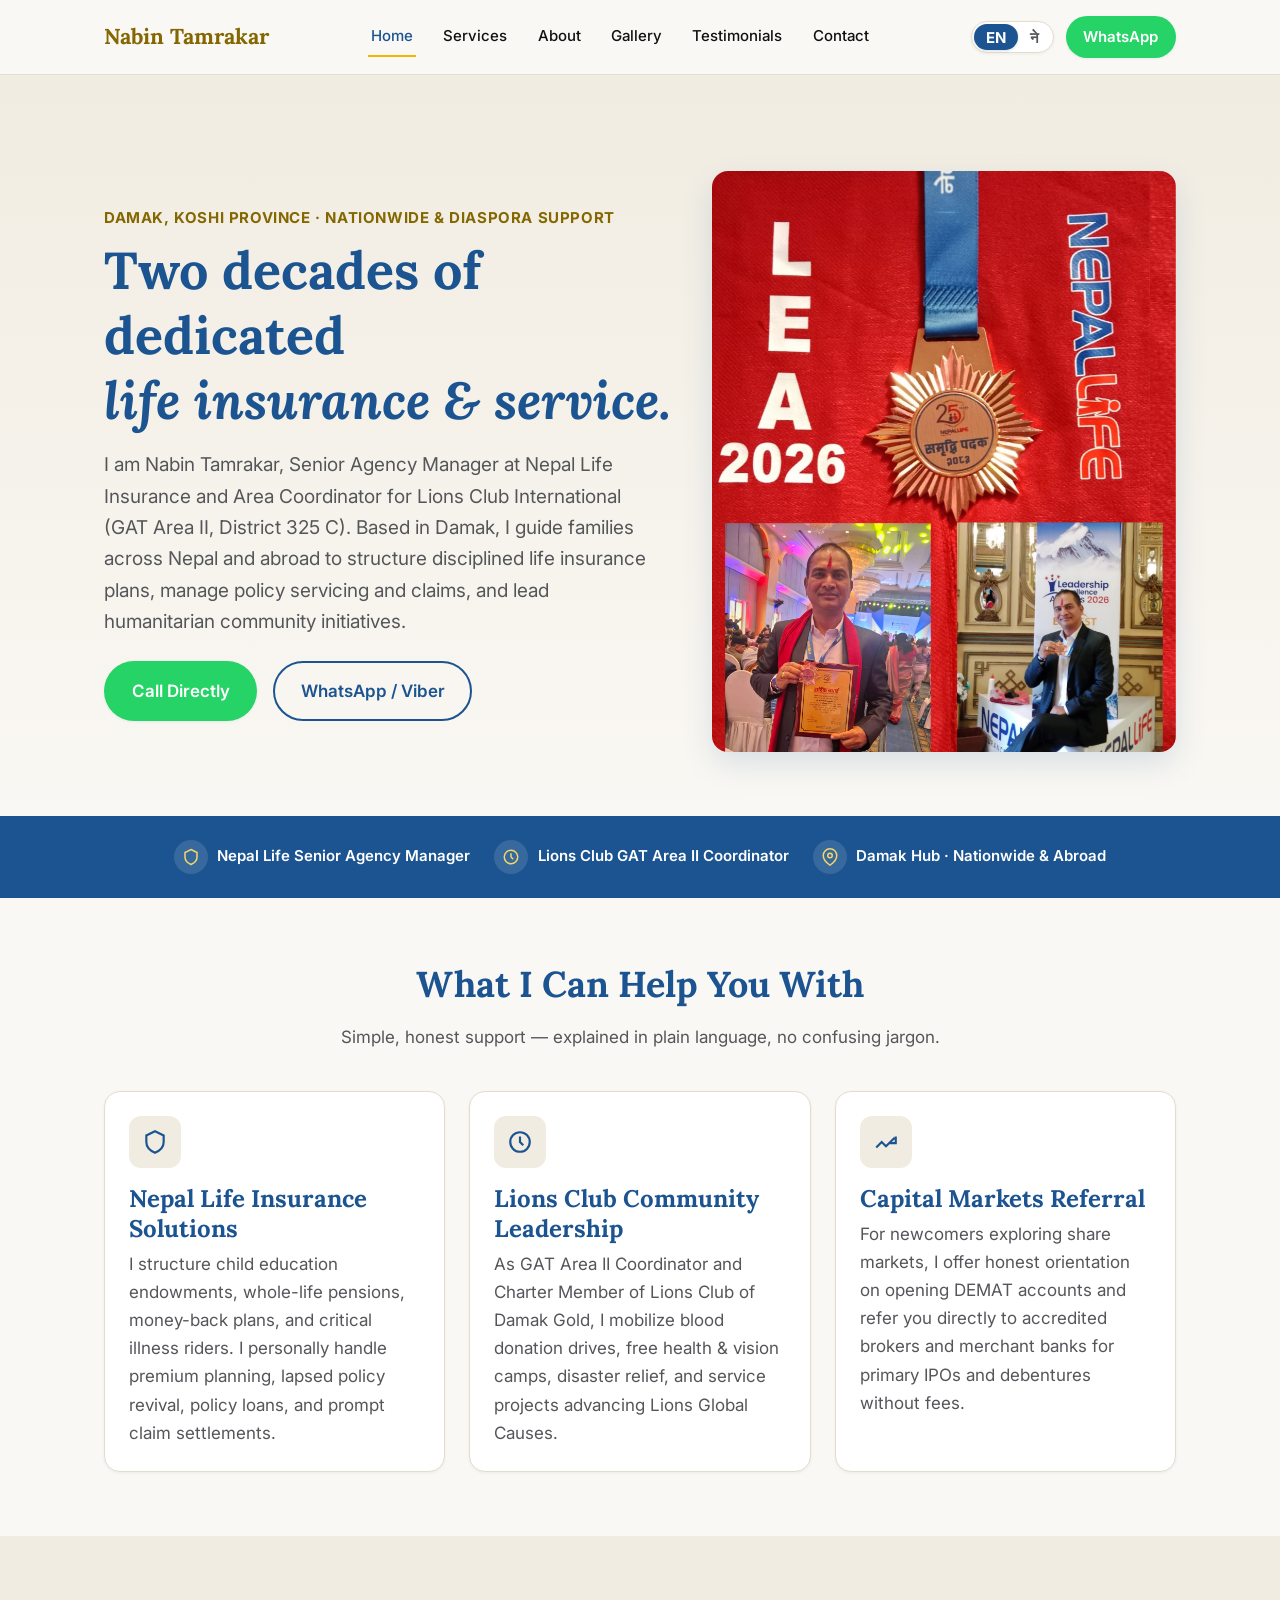
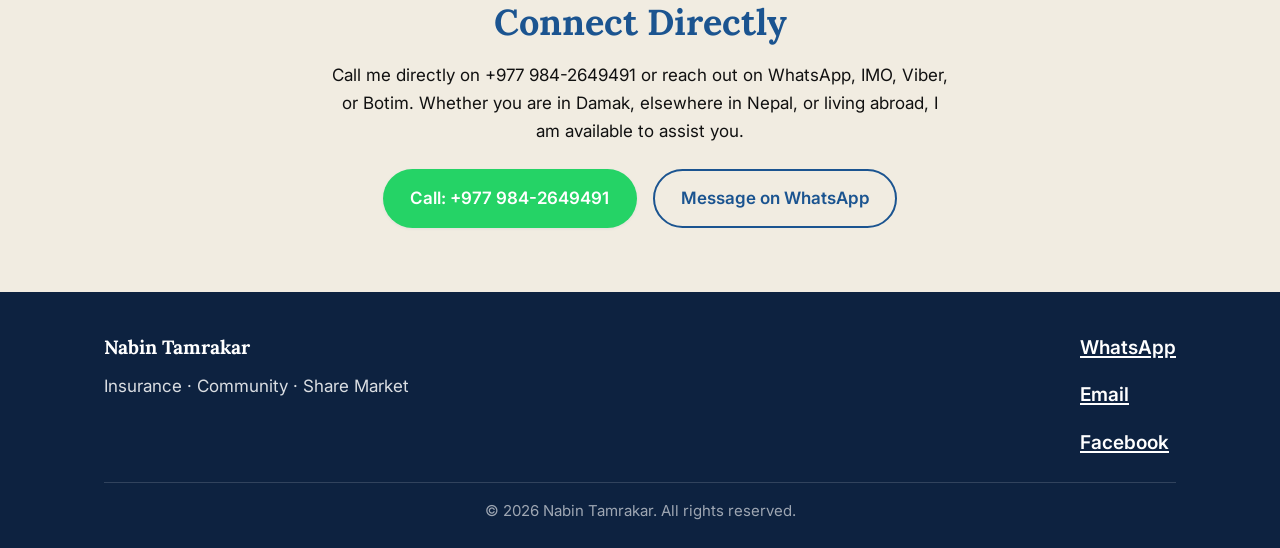
<file: index.html>
<!doctype html>
<html lang="en">
<head>
  <meta charset="UTF-8" />
  <meta name="viewport" content="width=device-width, initial-scale=1.0, viewport-fit=cover" />
  <title>Nabin Tamrakar | Senior Agency Manager, Nepal Life &amp; Lions Area Coordinator</title>
  <meta name="description" content="Nabin Tamrakar — Senior Agency Manager at Nepal Life Insurance, Area Coordinator for Lions Club International (GAT Area II, Dist. 325 C). Based in Damak, serving families nationwide and abroad." />
  <link rel="canonical" href="https://nabintmr.github.io/" />
  <meta property="og:type" content="website" />
  <meta property="og:title" content="Nabin Tamrakar | Senior Agency Manager, Nepal Life & Lions Area Coordinator" />
  <meta property="og:description" content="Personal financial security, life insurance solutions, and community service with over two decades of experience." />
  <meta property="og:url" content="https://nabintmr.github.io/" />
  <link rel="preconnect" href="https://fonts.googleapis.com">
  <link rel="preconnect" href="https://fonts.gstatic.com" crossorigin>
  <link href="https://fonts.googleapis.com/css2?family=Inter:wght@400;500;600;700&family=Lora:wght@600;700&display=swap" rel="stylesheet">
  <link rel="stylesheet" href="assets/css/tokens.css" />
  <link rel="stylesheet" href="assets/css/base.css" />
  <link rel="stylesheet" href="assets/css/components.css" />
</head>
<body>
  <a href="#main-content" class="skip-link"><span data-lang="en">Skip to main content</span><span data-lang="ne">मुख्य विषयमा जानुहोस्</span></a>

  <nav class="site-nav" aria-label="Primary navigation">
    <div class="container">
      <a href="index.html" class="nav-logo">
        <span data-lang="en">Nabin Tamrakar</span>
        <span data-lang="ne">नविन ताम्राकार</span>
      </a>
      <button class="nav-toggle" aria-label="Open menu" aria-expanded="false">
        <svg viewBox="0 0 24 24" fill="none" stroke="currentColor" stroke-width="2"><path d="M4 6h16M4 12h16M4 18h16"/></svg>
      </button>
      <ul class="nav-links">
        <li><a href="index.html" class="active" aria-current="page"><span data-lang="en">Home</span><span data-lang="ne">गृहपृष्ठ</span></a></li>
        <li><a href="services.html"><span data-lang="en">Services</span><span data-lang="ne">सेवाहरू</span></a></li>
        <li><a href="about.html"><span data-lang="en">About</span><span data-lang="ne">परिचय</span></a></li>
        <li><a href="gallery.html"><span data-lang="en">Gallery</span><span data-lang="ne">तस्बिरहरू</span></a></li>
        <li><a href="testimonials.html"><span data-lang="en">Testimonials</span><span data-lang="ne">प्रतिक्रिया</span></a></li>
        <li><a href="contact.html"><span data-lang="en">Contact</span><span data-lang="ne">सम्पर्क</span></a></li>
      </ul>
      <div class="nav-actions">
        <div class="lang-toggle" role="group" aria-label="Language selection" title="Toggle language (Press 'L')">
          <button type="button" class="lang-btn" data-lang-btn="en" aria-label="Switch to English (Press 'L')">EN</button>
          <button type="button" class="lang-btn" data-lang-btn="ne" aria-label="नेपालीमा हेर्नुहोस् (Press 'L')">ने</button>
        </div>
        <a class="nav-cta" href="https://wa.me/9779842649491" target="_blank" rel="noopener">WhatsApp</a>
      </div>
    </div>
  </nav>

  <main id="main-content">
    <section class="hero">
      <div class="container">
        <div>
          <span class="hero-eyebrow">
            <span data-lang="en">Damak, Koshi Province · Nationwide &amp; Diaspora Support</span>
            <span data-lang="ne">दमक, कोशी प्रदेश · देशभर तथा विदेशमा रहेका नेपालीहरूका लागि</span>
          </span>
          <h1>
            <span data-lang="en">Two decades of dedicated<br /><em>life insurance &amp; service.</em></span>
            <span data-lang="ne">दुई दशकदेखि समर्पित<br /><em>जीवन बीमा तथा सामाजिक सेवा।</em></span>
          </h1>
          <p class="hero-desc">
            <span data-lang="en">I am Nabin Tamrakar, Senior Agency Manager at Nepal Life Insurance and Area Coordinator for Lions Club International (GAT Area II, District 325 C). Based in Damak, I guide families across Nepal and abroad to structure disciplined life insurance plans, manage policy servicing and claims, and lead humanitarian community initiatives.</span>
            <span data-lang="ne">म नविन ताम्राकार, नेपाल लाइफ इन्स्योरेन्सको सिनियर एजेन्सी म्यानेजर तथा लायन्स क्लब्स इन्टरनेसनल (GAT Area II, District 325 C) को एरिया कोअर्डिनेटर। दमकलाई मुख्य केन्द्र बनाई म देशभित्र तथा प्रवासमा रहनुभएका सम्पूर्ण नेपाली परिवारहरूलाई भरपर्दो जीवन बीमा योजना, सम्पूर्ण दाबी भुक्तानी र सामाजिक सेवामा प्रत्यक्ष सहजीकरण गर्दछु।</span>
          </p>
          <div class="hero-actions">
            <a href="tel:+9779842649491" class="btn btn-primary">
              <span data-lang="en">Call Directly</span>
              <span data-lang="ne">फोन गर्नुहोस्</span>
            </a>
            <a href="https://wa.me/9779842649491" class="btn btn-outline" target="_blank" rel="noopener">
              <span data-lang="en">WhatsApp / Viber</span>
              <span data-lang="ne">WhatsApp / Viber</span>
            </a>
          </div>
        </div>
        <div class="hero-photo">
          <img src="assets/images/nabin-tamrakar.png" alt="Nabin Tamrakar, Lions Club International Area Coordinator" width="842" height="1264" />
        </div>
      </div>
    </section>

    <div class="trust-strip">
      <div class="container">
        <div class="trust-chip">
          <span class="chip-icon"><svg viewBox="0 0 24 24" fill="none" stroke="currentColor" stroke-width="2"><path d="M12 2l8 4v6c0 5-3.5 8-8 10-4.5-2-8-5-8-10V6l8-4z"/></svg></span>
          <span data-lang="en">Nepal Life Senior Agency Manager</span>
          <span data-lang="ne">Nepal Life सिनियर एजेन्सी म्यानेजर</span>
        </div>
        <div class="trust-chip">
          <span class="chip-icon"><svg viewBox="0 0 24 24" fill="none" stroke="currentColor" stroke-width="2"><circle cx="12" cy="12" r="9"/><path d="M12 7v5l3 3"/></svg></span>
          <span data-lang="en">Lions Club GAT Area II Coordinator</span>
          <span data-lang="ne">लायन्स GAT Area II कोअर्डिनेटर</span>
        </div>
        <div class="trust-chip">
          <span class="chip-icon"><svg viewBox="0 0 24 24" fill="none" stroke="currentColor" stroke-width="2"><path d="M21 10c0 7-9 13-9 13s-9-6-9-13a9 9 0 0118 0z"/><circle cx="12" cy="10" r="3"/></svg></span>
          <span data-lang="en">Damak Hub · Nationwide &amp; Abroad</span>
          <span data-lang="ne">दमक केन्द्र · देशभर तथा विदेश</span>
        </div>
      </div>
    </div>

    <section class="section">
      <div class="container">
        <div class="section-head">
          <h2>
            <span data-lang="en">What I Can Help You With</span>
            <span data-lang="ne">मैले सहयोग गर्न सक्ने क्षेत्रहरू</span>
          </h2>
          <p>
            <span data-lang="en">Simple, honest support — explained in plain language, no confusing jargon.</span>
            <span data-lang="ne">सरल, व्यावहारिक र इमानदार परामर्श — कुनै अनावश्यक झन्झट बिना।</span>
          </p>
        </div>
        <div class="grid grid-3">
          <div class="card">
            <div class="card-icon"><svg viewBox="0 0 24 24" fill="none" stroke="currentColor" stroke-width="2"><path d="M12 2l8 4v6c0 5-3.5 8-8 10-4.5-2-8-5-8-10V6l8-4z"/></svg></div>
            <h3>
              <span data-lang="en">Nepal Life Insurance Solutions</span>
              <span data-lang="ne">नेपाल लाइफ जीवन बीमा परामर्श</span>
            </h3>
            <p>
              <span data-lang="en">I structure child education endowments, whole-life pensions, money-back plans, and critical illness riders. I personally handle premium planning, lapsed policy revival, policy loans, and prompt claim settlements.</span>
              <span data-lang="ne">म बाल शिक्षा, पेन्सन, धनवर्षा तथा घातक रोग सुरक्षा योजनाहरू तयार गर्छु। साथै प्रिमियम समयतालिका, म्याद नाघेका पोलिसी पुनर्जागरण, बीमालेख कर्जा र सम्पूर्ण दाबी भुक्तानीमा म आफैं सहजीकरण गर्दछु।</span>
            </p>
          </div>
          <div class="card">
            <div class="card-icon"><svg viewBox="0 0 24 24" fill="none" stroke="currentColor" stroke-width="2"><circle cx="12" cy="12" r="9"/><path d="M12 7v5l3 3"/></svg></div>
            <h3>
              <span data-lang="en">Lions Club Community Leadership</span>
              <span data-lang="ne">लायन्स क्लब सामाजिक सेवा</span>
            </h3>
            <p>
              <span data-lang="en">As GAT Area II Coordinator and Charter Member of Lions Club of Damak Gold, I mobilize blood donation drives, free health &amp; vision camps, disaster relief, and service projects advancing Lions Global Causes.</span>
              <span data-lang="ne">GAT Area II कोअर्डिनेटर तथा लायन्स क्लब अफ दमक गोल्डको संस्थापक सदस्यको रूपमा म रक्तदान, निःशुल्क स्वास्थ्य तथा आँखा शिविर, विपद् राहत र लायन्सका विश्वव्यापी सेवा कार्यहरू संयोजन गर्दछु।</span>
            </p>
          </div>
          <div class="card">
            <div class="card-icon"><svg viewBox="0 0 24 24" fill="none" stroke="currentColor" stroke-width="2"><path d="M3 17l5-5 4 4 8-8M21 7v6h-6"/></svg></div>
            <h3>
              <span data-lang="en">Capital Markets Referral</span>
              <span data-lang="ne">पुँजी बजार सहजीकरण तथा सिफारिस</span>
            </h3>
            <p>
              <span data-lang="en">For newcomers exploring share markets, I offer honest orientation on opening DEMAT accounts and refer you directly to accredited brokers and merchant banks for primary IPOs and debentures without fees.</span>
              <span data-lang="ne">सेयर बजारमा प्रवेश गर्न चाहनेहरूका लागि DEMAT खोल्ने र प्राथमिक बजार (IPO र ऋणपत्र) बुझ्न निःशुल्क सहजीकरण गर्दछु र आधिकारिक ब्रोकर तथा मर्चेन्ट बैंकहरूसँग समन्वय गराइदिन्छु।</span>
            </p>
          </div>
        </div>
      </div>
    </section>

    <section class="section section-alt">
      <div class="container" style="text-align:center;">
        <h2>
          <span data-lang="en">Connect Directly</span>
          <span data-lang="ne">सिधै सम्पर्क गर्नुहोस्</span>
        </h2>
        <p style="max-width:56ch; margin:0 auto var(--space-3);">
          <span data-lang="en">Call me directly on +977 984-2649491 or reach out on WhatsApp, IMO, Viber, or Botim. Whether you are in Damak, elsewhere in Nepal, or living abroad, I am available to assist you.</span>
          <span data-lang="ne">मलाई सिधै +९७७ ९८४-२६४९४९१ मा फोन गर्नुहोस् वा WhatsApp, IMO, Viber, Botim मार्फत सम्पर्क गर्नुहोस्। तपाईं दमक, देशभित्र वा विदेश जहाँ भए पनि म परामर्श र सेवाका लागि सधैं उपलब्ध छु।</span>
        </p>
        <div style="display:flex; gap:1rem; justify-content:center; flex-wrap:wrap;">
          <a href="tel:+9779842649491" class="btn btn-primary">
            <span data-lang="en">Call: +977 984-2649491</span>
            <span data-lang="ne">फोन: +९७७ ९८४-२६४९४९१</span>
          </a>
          <a href="https://wa.me/9779842649491" class="btn btn-outline" target="_blank" rel="noopener">
            <span data-lang="en">Message on WhatsApp</span>
            <span data-lang="ne">WhatsApp मा सन्देश पठाउनुहोस्</span>
          </a>
        </div>
      </div>
    </section>
  </main>

  <footer class="site-footer">
    <div class="container">
      <div class="footer-grid">
        <div>
          <div class="footer-brand">
            <span data-lang="en">Nabin Tamrakar</span>
            <span data-lang="ne">नविन ताम्राकार</span>
          </div>
          <p style="margin-top:0.5rem; max-width:32ch;">
            <span data-lang="en">Insurance · Community · Share Market</span>
            <span data-lang="ne">बीमा · सामाजिक सेवा · सेयर बजार</span>
          </p>
        </div>
        <ul class="contact-list">
          <li><a href="https://wa.me/9779842649491" target="_blank" rel="noopener">WhatsApp</a></li>
          <li><a href="mailto:nabintmr@gmail.com">Email</a></li>
          <li><a href="https://www.facebook.com/nabintmr" target="_blank" rel="noopener">Facebook</a></li>
        </ul>
      </div>
      <div class="footer-bottom">&copy; 2026 Nabin Tamrakar. All rights reserved.</div>
    </div>
  </footer>

  <div class="mobile-cta-bar">
    <a href="https://wa.me/9779842649491" class="btn btn-primary" target="_blank" rel="noopener">
      <span data-lang="en">Message on WhatsApp</span>
      <span data-lang="ne">WhatsApp मा कुरा गर्नुहोस्</span>
    </a>
  </div>

  <script src="assets/js/script.js"></script>
</body>
</html>
</file>
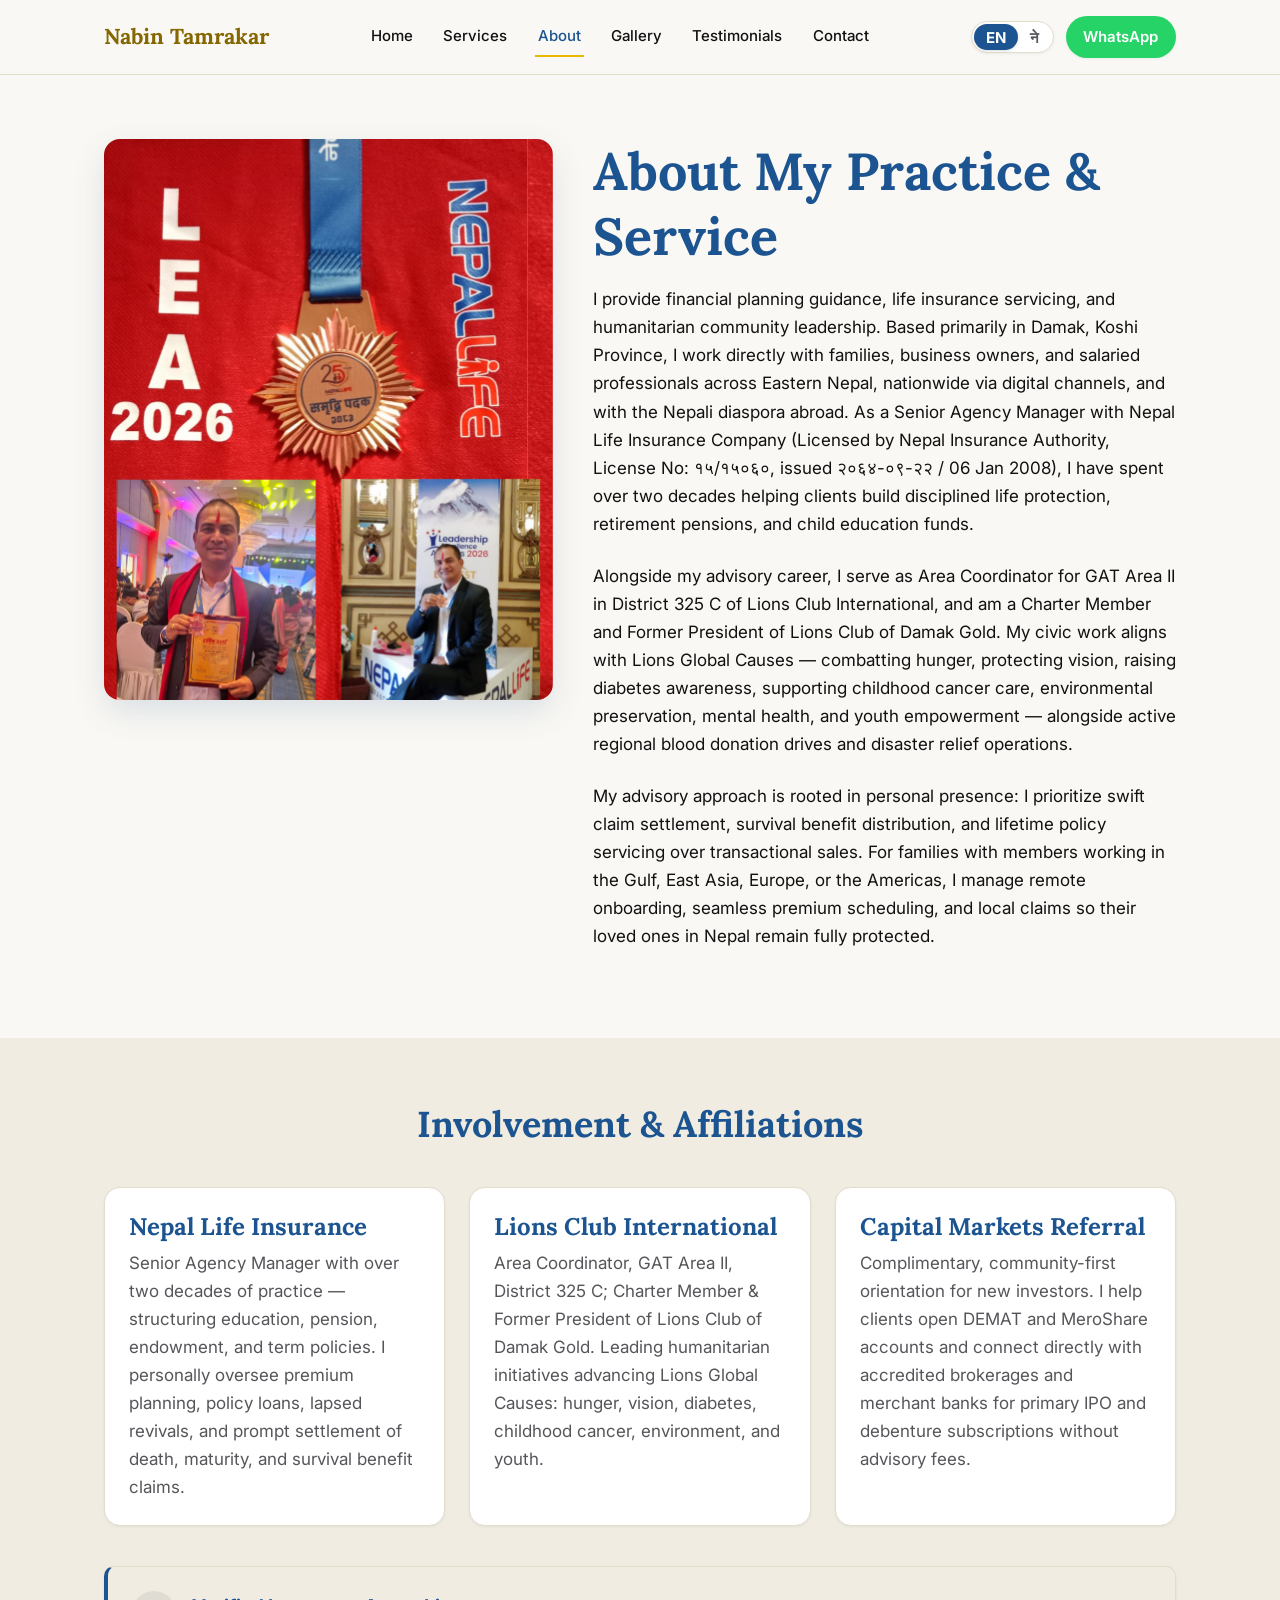
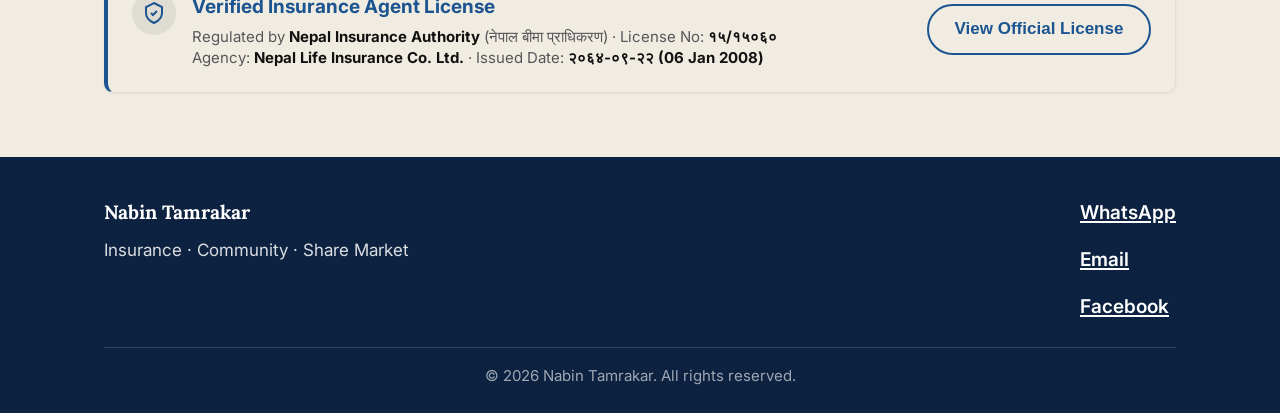
<file: about.html>
<!doctype html>
<html lang="en">
<head>
  <meta charset="UTF-8" />
  <meta name="viewport" content="width=device-width, initial-scale=1.0, viewport-fit=cover" />
  <title>About | Nabin Tamrakar — Senior Agency Manager &amp; Lions Area Coordinator</title>
  <meta name="description" content="Nabin Tamrakar — Over two decades as Senior Agency Manager at Nepal Life Insurance and Area Coordinator for Lions Club International (GAT Area II, Dist. 325 C). Based in Damak." />
  <link rel="canonical" href="https://nabintmr.github.io/about.html" />
  <link rel="preconnect" href="https://fonts.googleapis.com">
  <link rel="preconnect" href="https://fonts.gstatic.com" crossorigin>
  <link href="https://fonts.googleapis.com/css2?family=Inter:wght@400;500;600;700&family=Lora:wght@600;700&display=swap" rel="stylesheet">
  <link rel="stylesheet" href="assets/css/tokens.css" />
  <link rel="stylesheet" href="assets/css/base.css" />
  <link rel="stylesheet" href="assets/css/components.css" />
</head>
<body>
  <a href="#main-content" class="skip-link"><span data-lang="en">Skip to main content</span><span data-lang="ne">मुख्य विषयमा जानुहोस्</span></a>

  <nav class="site-nav" aria-label="Primary navigation">
    <div class="container">
      <a href="index.html" class="nav-logo">
        <span data-lang="en">Nabin Tamrakar</span>
        <span data-lang="ne">नविन ताम्राकार</span>
      </a>
      <button class="nav-toggle" aria-label="Open menu" aria-expanded="false">
        <svg viewBox="0 0 24 24" fill="none" stroke="currentColor" stroke-width="2"><path d="M4 6h16M4 12h16M4 18h16"/></svg>
      </button>
      <ul class="nav-links">
        <li><a href="index.html"><span data-lang="en">Home</span><span data-lang="ne">गृहपृष्ठ</span></a></li>
        <li><a href="services.html"><span data-lang="en">Services</span><span data-lang="ne">सेवाहरू</span></a></li>
        <li><a href="about.html" class="active" aria-current="page"><span data-lang="en">About</span><span data-lang="ne">परिचय</span></a></li>
        <li><a href="gallery.html"><span data-lang="en">Gallery</span><span data-lang="ne">तस्बिरहरू</span></a></li>
        <li><a href="testimonials.html"><span data-lang="en">Testimonials</span><span data-lang="ne">प्रतिक्रिया</span></a></li>
        <li><a href="contact.html"><span data-lang="en">Contact</span><span data-lang="ne">सम्पर्क</span></a></li>
      </ul>
      <div class="nav-actions">
        <div class="lang-toggle" role="group" aria-label="Language selection" title="Toggle language (Press 'L')">
          <button type="button" class="lang-btn" data-lang-btn="en" aria-label="Switch to English (Press 'L')">EN</button>
          <button type="button" class="lang-btn" data-lang-btn="ne" aria-label="नेपालीमा हेर्नुहोस् (Press 'L')">ने</button>
        </div>
        <a class="nav-cta" href="https://wa.me/9779842649491" target="_blank" rel="noopener">WhatsApp</a>
      </div>
    </div>
  </nav>

  <main id="main-content">
    <section class="section" style="padding-top: var(--space-5);">
      <div class="container about-lead-grid">
        <div class="hero-photo">
          <img src="assets/images/nabin-tamrakar.png" alt="Nabin Tamrakar, Lions Club International Area Coordinator" width="842" height="1264" />
        </div>
        <div>
          <h1>
            <span data-lang="en">About My Practice &amp; Service</span>
            <span data-lang="ne">मेरो कार्यक्षेत्र र पृष्ठभूमि</span>
          </h1>
          <p>
            <span data-lang="en">I provide financial planning guidance, life insurance servicing, and humanitarian community leadership. Based primarily in Damak, Koshi Province, I work directly with families, business owners, and salaried professionals across Eastern Nepal, nationwide via digital channels, and with the Nepali diaspora abroad. As a Senior Agency Manager with Nepal Life Insurance Company (Licensed by Nepal Insurance Authority, License No: १५/१५०६०, issued २०६४-०९-२२ / 06 Jan 2008), I have spent over two decades helping clients build disciplined life protection, retirement pensions, and child education funds.</span>
            <span data-lang="ne">म जीवन बीमा योजना, वित्तीय परामर्श र सामाजिक नेतृत्वमा प्रत्यक्ष सक्रिय छु। दमक (झापा) लाई मुख्य केन्द्र बनाई म कोशी प्रदेश, देशभर डिजिटल माध्यममार्फत र प्रवासमा रहनुभएका सम्पूर्ण नेपाली परिवारहरूसँग प्रत्यक्ष सहकार्य गर्दछु। नेपाल बीमा प्राधिकरणबाट इजाजतप्राप्त (इजाजतपत्र नं: १५/१५०६०, जारी मिति २०६४-०९-२२) तथा नेपाल लाइफ इन्स्योरेन्सको सिनियर एजेन्सी म्यानेजरका रूपमा म विगत दुई दशकभन्दा बढी समयदेखि बाल शिक्षा, अवकाश पेन्सन र दीर्घकालीन जीवन सुरक्षा योजना निर्माणमा निरन्तर समर्पित छु।</span>
          </p>
          <p>
            <span data-lang="en">Alongside my advisory career, I serve as Area Coordinator for GAT Area II in District 325 C of Lions Club International, and am a Charter Member and Former President of Lions Club of Damak Gold. My civic work aligns with Lions Global Causes — combatting hunger, protecting vision, raising diabetes awareness, supporting childhood cancer care, environmental preservation, mental health, and youth empowerment — alongside active regional blood donation drives and disaster relief operations.</span>
            <span data-lang="ne">आफ्नो व्यावसायिक अभ्याससँगै म लायन्स क्लब्स इन्टरनेसनल (Lions Clubs International), District 325 C अन्तर्गत GAT Area II को एरिया कोअर्डिनेटर तथा लायन्स क्लब अफ दमक गोल्ड (Lions Club of Damak Gold) को संस्थापक अध्यक्ष/सदस्यका रूपमा सामाजिक सेवामा समर्पित छु। मेरो सामाजिक कार्य लायन्सका विश्वव्यापी अभियानहरू — भोकमरी निवारण, आँखा तथा दृष्टि सुरक्षा, मधुमेह सचेतना, बाल क्यान्सर सहयोग, वातावरण संरक्षण, मानसिक स्वास्थ्य र युवा सशक्तीकरण — का साथै स्थानीय रक्तदान शिविर र विपद् राहतमा केन्द्रित छ।</span>
          </p>
          <p>
            <span data-lang="en">My advisory approach is rooted in personal presence: I prioritize swift claim settlement, survival benefit distribution, and lifetime policy servicing over transactional sales. For families with members working in the Gulf, East Asia, Europe, or the Americas, I manage remote onboarding, seamless premium scheduling, and local claims so their loved ones in Nepal remain fully protected.</span>
            <span data-lang="ne">मेरो सल्लाहकार दृष्टिकोण व्यक्तिगत इमानदारी र विश्वसनीयतामा आधारित छ: म केवल पोलिसी बिक्रीमा नभई समयमै दाबी भुक्तानी, आवधिक प्रतिफल (Survival Benefits) र आजीवन ग्राहक सेवालाई पहिलो प्राथमिकता दिन्छु। वैदेशिक रोजगारी वा अध्ययनका सिलसिलामा विदेशमा रहनुभएका नेपालीहरूका लागि अनलाइनबाटै योजना छनोट, प्रिमियम व्यवस्थापन र नेपालमा रहेका परिवारजनको सुरक्षा सुनिश्चित गर्ने कार्यमा म प्रत्यक्ष सहजीकरण गर्दछु।</span>
          </p>
        </div>
      </div>
    </section>

    <section class="section section-alt">
      <div class="container">
        <div class="section-head">
          <h2>
            <span data-lang="en">Involvement &amp; Affiliations</span>
            <span data-lang="ne">आबद्धता तथा जिम्मेवारीहरू</span>
          </h2>
        </div>
        <div class="grid grid-3">
          <div class="card">
            <h3>
              <span data-lang="en">Nepal Life Insurance</span>
              <span data-lang="ne">Nepal Life Insurance</span>
            </h3>
            <p>
              <span data-lang="en">Senior Agency Manager with over two decades of practice — structuring education, pension, endowment, and term policies. I personally oversee premium planning, policy loans, lapsed revivals, and prompt settlement of death, maturity, and survival benefit claims.</span>
              <span data-lang="ne">दुई दशकभन्दा लामो अनुभवसहित सिनियर एजेन्सी म्यानेजर — बाल शिक्षा, पेन्सन, सावधिक र म्यादी बीमा योजनाहरू। प्रिमियम समयतालिका, कर्जा, म्याद नाघेका पोलिसी पुनर्जागरण, र मृत्यु, परिपक्वता तथा आवधिक प्रतिफल (Survival Benefits) दाबी भुक्तानीमा प्रत्यक्ष सहजीकरण।</span>
            </p>
          </div>
          <div class="card">
            <h3>
              <span data-lang="en">Lions Club International</span>
              <span data-lang="ne">Lions Club International</span>
            </h3>
            <p>
              <span data-lang="en">Area Coordinator, GAT Area II, District 325 C; Charter Member &amp; Former President of Lions Club of Damak Gold. Leading humanitarian initiatives advancing Lions Global Causes: hunger, vision, diabetes, childhood cancer, environment, and youth.</span>
              <span data-lang="ne">एरिया कोअर्डिनेटर (GAT Area II, Dist. 325 C) तथा लायन्स क्लब अफ दमक गोल्डका संस्थापक अध्यक्ष/सदस्य। लायन्सका विश्वव्यापी अभियानहरू (भोकमरी, आँखा उपचार, मधुमेह, बाल क्यान्सर, वातावरण र युवा) तथा स्थानीय सेवा कार्यहरूको संयोजन।</span>
            </p>
          </div>
          <div class="card">
            <h3>
              <span data-lang="en">Capital Markets Referral</span>
              <span data-lang="ne">पुँजी बजार सहजीकरण</span>
            </h3>
            <p>
              <span data-lang="en">Complimentary, community-first orientation for new investors. I help clients open DEMAT and MeroShare accounts and connect directly with accredited brokerages and merchant banks for primary IPO and debenture subscriptions without advisory fees.</span>
              <span data-lang="ne">नयाँ लगानीकर्ताका लागि निःशुल्क प्रारम्भिक सहजीकरण। DEMAT र MeroShare खोल्न, प्राथमिक बजार बुझ्न र आधिकारिक ब्रोकर तथा मर्चेन्ट बैंकहरूसँग समन्वय गरी IPO तथा ऋणपत्रमा लगानी गर्न निःशुल्क मार्गदर्शन।</span>
            </p>
          </div>
        </div>

        <div class="credential-banner">
          <div class="credential-info">
            <div class="credential-badge-icon" aria-hidden="true">
              <svg viewBox="0 0 24 24" fill="none" stroke="currentColor" stroke-width="2"><path d="M12 2l8 4v6c0 5-3.5 8-8 10-4.5-2-8-5-8-10V6l8-4z"/><path d="M9 12l2 2 4-4"/></svg>
            </div>
            <div>
              <div class="credential-title">
                <span data-lang="en">Verified Insurance Agent License</span>
                <span data-lang="ne">प्रमाणीकृत बीमा अभिकर्ता इजाजतपत्र</span>
              </div>
              <div class="credential-sub">
                <span data-lang="en">
                  Regulated by <strong>Nepal Insurance Authority</strong> (नेपाल बीमा प्राधिकरण) · License No: <strong>१५/१५०६०</strong><br />
                  Agency: <strong>Nepal Life Insurance Co. Ltd.</strong> · Issued Date: <strong>२०६४-०९-२२ (06 Jan 2008)</strong>
                </span>
                <span data-lang="ne">
                  नियामक निकाय: <strong>नेपाल बीमा प्राधिकरण (Nepal Insurance Authority)</strong> · इजाजतपत्र नं: <strong>१५/१५०६०</strong><br />
                  बीमक: <strong>Nepal Life Insurance Co. Ltd. (श्री नेपाल लाईफ इन्स्योरेन्स कं. लि.)</strong> · जारी मिति: <strong>२०६४-०९-२२ (06 Jan 2008)</strong>
                </span>
              </div>
            </div>
          </div>
          <div class="credential-action">
            <button type="button" class="btn btn-outline open-license-modal">
              <span data-lang="en">View Official License</span>
              <span data-lang="ne">आधिकारिक इजाजतपत्र हेर्नुहोस्</span>
            </button>
          </div>
        </div>
      </div>
    </section>

    <!-- Native Accessible Dialog Modal for Official License -->
    <dialog id="license-modal" class="license-dialog" aria-labelledby="license-dialog-title">
      <div class="dialog-content">
        <div class="dialog-header">
          <h3 id="license-dialog-title">बीमा अभिकर्ताको इजाजतपत्र (Agent License)</h3>
          <button type="button" class="dialog-close-btn close-license-modal" aria-label="Close dialog">&times;</button>
        </div>
        <p style="font-size: var(--fs-small); color: var(--color-ink-soft); margin-bottom: var(--space-2);">
          Regulated under Section 91(2) of Insurance Act, 2079 &amp; Rule 41 of Insurance Regulations, 2081.
        </p>

        <div class="license-image-wrap" oncontextmenu="return false;">
          <div class="license-view-guard" aria-hidden="true">
            <span class="license-watermark">FOR VERIFICATION ONLY · प्रतिलिपि अनाधिकृत</span>
          </div>
          <img src="assets/docs/license-preview.webp" alt="आधिकारिक बीमा अभिकर्ता इजाजतपत्र - नेपाल बीमा प्राधिकरण (Nepal Insurance Authority License No. 15/15060)" width="1240" height="1755" loading="lazy" decoding="async" draggable="false" />
        </div>

        <table class="license-meta-table">
          <tbody>
            <tr>
              <th>नियामक निकाय (Authority)</th>
              <td>नेपाल बीमा प्राधिकरण (Nepal Insurance Authority)</td>
            </tr>
            <tr>
              <th>इजाजतपत्र नं (License No.)</th>
              <td><strong>१५/१५०६०</strong></td>
            </tr>
            <tr>
              <th>अभिकर्ताको नाम (Agent Name)</th>
              <td>श्री नविन ताम्राकार (Mr. Nabin Tamrakar)</td>
            </tr>
            <tr>
              <th>बीमक कम्पनी (Insurer)</th>
              <td>श्री नेपाल लाईफ इन्स्योरेन्स कं. लि. (Nepal Life Insurance Co. Ltd.)</td>
            </tr>
            <tr>
              <th>इजाजतपत्र प्रकार (Category)</th>
              <td>जीवन बीमा (Life Insurance)</td>
            </tr>
            <tr>
              <th>जारी मिति (Issued Date)</th>
              <td><strong>२०६४-०९-२२ (06 Jan 2008)</strong></td>
            </tr>
            <tr>
              <th>अख्तियारवाला (Signatory)</th>
              <td>सहायक निर्देशक (Assistant Director), नेपाल बीमा प्राधिकरण</td>
            </tr>
          </tbody>
        </table>

        <div class="dialog-actions">
          <button type="button" class="btn btn-outline close-license-modal">
            <span data-lang="en">Close</span>
            <span data-lang="ne">बन्द गर्नुहोस्</span>
          </button>
        </div>
      </div>
    </dialog>
  </main>

  <footer class="site-footer">
    <div class="container">
      <div class="footer-grid">
        <div>
          <div class="footer-brand">
            <span data-lang="en">Nabin Tamrakar</span>
            <span data-lang="ne">नविन ताम्राकार</span>
          </div>
          <p style="margin-top:0.5rem; max-width:32ch;">
            <span data-lang="en">Insurance · Community · Share Market</span>
            <span data-lang="ne">बीमा · सामाजिक सेवा · सेयर बजार</span>
          </p>
        </div>
        <ul class="contact-list">
          <li><a href="https://wa.me/9779842649491" target="_blank" rel="noopener">WhatsApp</a></li>
          <li><a href="mailto:nabintmr@gmail.com">Email</a></li>
          <li><a href="https://www.facebook.com/nabintmr" target="_blank" rel="noopener">Facebook</a></li>
        </ul>
      </div>
      <div class="footer-bottom">&copy; 2026 Nabin Tamrakar. All rights reserved.</div>
    </div>
  </footer>

  <div class="mobile-cta-bar">
    <a href="https://wa.me/9779842649491" class="btn btn-primary" target="_blank" rel="noopener">
      <span data-lang="en">Message on WhatsApp</span>
      <span data-lang="ne">WhatsApp मा कुरा गर्नुहोस्</span>
    </a>
  </div>

  <script src="assets/js/script.js"></script>
</body>
</html>
</file>
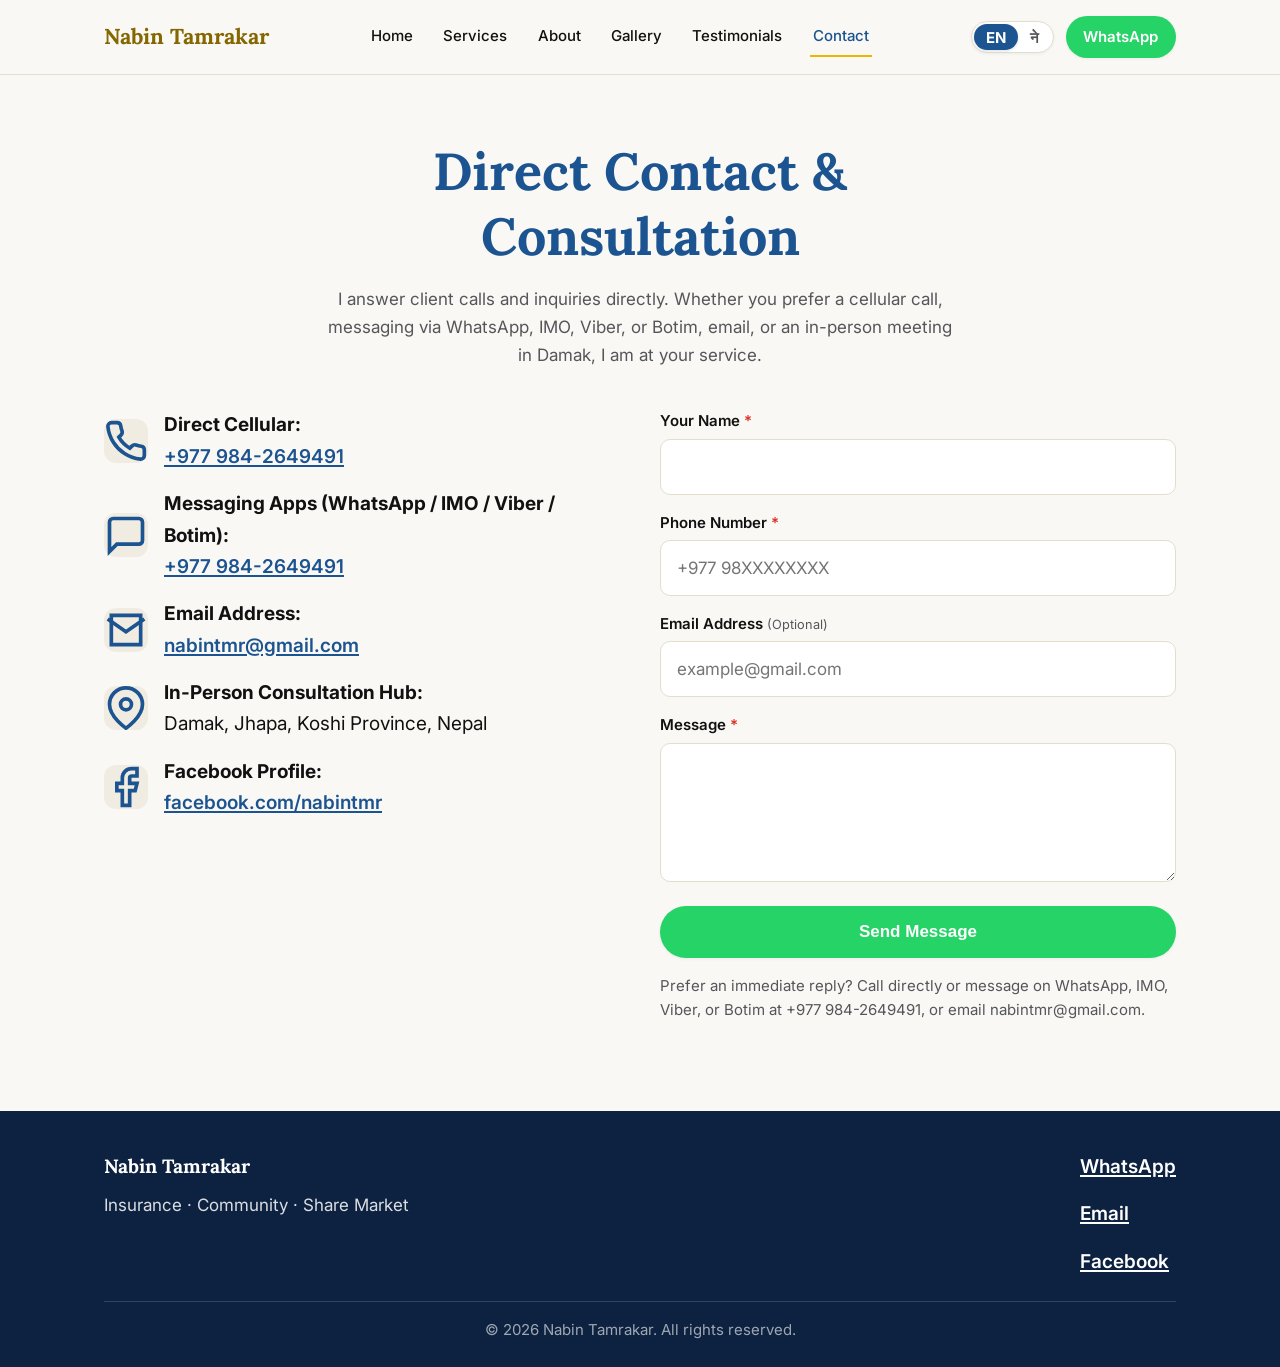
<file: contact.html>
<!doctype html>
<html lang="en">
<head>
  <meta charset="UTF-8" />
  <meta name="viewport" content="width=device-width, initial-scale=1.0, viewport-fit=cover" />
  <title>Contact | Nabin Tamrakar — Senior Agency Manager, Nepal Life</title>
  <meta name="description" content="Contact Nabin Tamrakar directly via Phone, WhatsApp, IMO, Viber, Botim, or Email for insurance planning, claim settlement, and community coordination. Based in Damak." />
  <link rel="canonical" href="https://nabintmr.github.io/contact.html" />
  <link rel="preconnect" href="https://fonts.googleapis.com">
  <link rel="preconnect" href="https://fonts.gstatic.com" crossorigin>
  <link href="https://fonts.googleapis.com/css2?family=Inter:wght@400;500;600;700&family=Lora:wght@600;700&display=swap" rel="stylesheet">
  <link rel="stylesheet" href="assets/css/tokens.css" />
  <link rel="stylesheet" href="assets/css/base.css" />
  <link rel="stylesheet" href="assets/css/components.css" />
</head>
<body>
  <a href="#main-content" class="skip-link"><span data-lang="en">Skip to main content</span><span data-lang="ne">मुख्य विषयमा जानुहोस्</span></a>

  <nav class="site-nav" aria-label="Primary navigation">
    <div class="container">
      <a href="index.html" class="nav-logo">
        <span data-lang="en">Nabin Tamrakar</span>
        <span data-lang="ne">नविन ताम्राकार</span>
      </a>
      <button class="nav-toggle" aria-label="Open menu" aria-expanded="false">
        <svg viewBox="0 0 24 24" fill="none" stroke="currentColor" stroke-width="2"><path d="M4 6h16M4 12h16M4 18h16"/></svg>
      </button>
      <ul class="nav-links">
        <li><a href="index.html"><span data-lang="en">Home</span><span data-lang="ne">गृहपृष्ठ</span></a></li>
        <li><a href="services.html"><span data-lang="en">Services</span><span data-lang="ne">सेवाहरू</span></a></li>
        <li><a href="about.html"><span data-lang="en">About</span><span data-lang="ne">परिचय</span></a></li>
        <li><a href="gallery.html"><span data-lang="en">Gallery</span><span data-lang="ne">तस्बिरहरू</span></a></li>
        <li><a href="testimonials.html"><span data-lang="en">Testimonials</span><span data-lang="ne">प्रतिक्रिया</span></a></li>
        <li><a href="contact.html" class="active" aria-current="page"><span data-lang="en">Contact</span><span data-lang="ne">सम्पर्क</span></a></li>
      </ul>
      <div class="nav-actions">
        <div class="lang-toggle" role="group" aria-label="Language selection" title="Toggle language (Press 'L')">
          <button type="button" class="lang-btn" data-lang-btn="en" aria-label="Switch to English (Press 'L')">EN</button>
          <button type="button" class="lang-btn" data-lang-btn="ne" aria-label="नेपालीमा हेर्नुहोस् (Press 'L')">ने</button>
        </div>
        <a class="nav-cta" href="https://wa.me/9779842649491" target="_blank" rel="noopener">WhatsApp</a>
      </div>
    </div>
  </nav>

  <main id="main-content">
    <section class="section" style="padding-top: var(--space-5);">
      <div class="container">
        <div class="section-head">
          <h1>
            <span data-lang="en">Direct Contact &amp; Consultation</span>
            <span data-lang="ne">प्रत्यक्ष सम्पर्क तथा परामर्श</span>
          </h1>
          <p>
            <span data-lang="en">I answer client calls and inquiries directly. Whether you prefer a cellular call, messaging via WhatsApp, IMO, Viber, or Botim, email, or an in-person meeting in Damak, I am at your service.</span>
            <span data-lang="ne">म तपाईंका कल तथा सन्देशहरूमा आफैं प्रत्यक्ष जवाफ दिन्छु। मोबाइल फोन, WhatsApp, IMO, Viber, Botim, इमेल वा दमकमा प्रत्यक्ष भेटघाटका लागि म सधैं तयार छु।</span>
          </p>
        </div>

        <div class="contact-grid">
          <div>
            <ul class="contact-list">
              <li>
                <span class="chip-icon"><svg viewBox="0 0 24 24" fill="none" stroke="currentColor" stroke-width="2"><path d="M22 16.92v3a2 2 0 01-2.18 2 19.79 19.79 0 01-8.63-3.07 19.5 19.5 0 01-6-6 19.79 19.79 0 01-3.07-8.67A2 2 0 014.11 2h3a2 2 0 012 1.72 12.84 12.84 0 00.7 2.81 2 2 0 01-.45 2.11L8.09 9.91a16 16 0 006 6l1.27-1.27a2 2 0 012.11-.45 12.84 12.84 0 002.81.7A2 2 0 0122 16.92z"/></svg></span>
                <div>
                  <strong><span data-lang="en">Direct Cellular:</span><span data-lang="ne">मोबाइल नम्बर:</span></strong><br />
                  <a href="tel:+9779842649491">+977 984-2649491</a>
                </div>
              </li>
              <li>
                <span class="chip-icon"><svg viewBox="0 0 24 24" fill="none" stroke="currentColor" stroke-width="2"><path d="M21 15a2 2 0 01-2 2H7l-4 4V5a2 2 0 012-2h14a2 2 0 012 2z"/></svg></span>
                <div>
                  <strong><span data-lang="en">Messaging Apps (WhatsApp / IMO / Viber / Botim):</span><span data-lang="ne">म्यासेजिङ एपहरू (WhatsApp / IMO / Viber / Botim):</span></strong><br />
                  <a href="https://wa.me/9779842649491" target="_blank" rel="noopener">+977 984-2649491</a>
                </div>
              </li>
              <li>
                <span class="chip-icon"><svg viewBox="0 0 24 24" fill="none" stroke="currentColor" stroke-width="2"><path d="M4 4h16v16H4z"/><path d="M22 6l-10 7L2 6"/></svg></span>
                <div>
                  <strong><span data-lang="en">Email Address:</span><span data-lang="ne">इमेल ठेगाना:</span></strong><br />
                  <a href="mailto:nabintmr@gmail.com">nabintmr@gmail.com</a>
                </div>
              </li>
              <li>
                <span class="chip-icon"><svg viewBox="0 0 24 24" fill="none" stroke="currentColor" stroke-width="2"><path d="M21 10c0 7-9 13-9 13s-9-6-9-13a9 9 0 0118 0z"/><circle cx="12" cy="10" r="3"/></svg></span>
                <div>
                  <strong><span data-lang="en">In-Person Consultation Hub:</span><span data-lang="ne">प्रत्यक्ष भेटघाट केन्द्र:</span></strong><br />
                  <span data-lang="en">Damak, Jhapa, Koshi Province, Nepal</span>
                  <span data-lang="ne">दमक, झापा, कोशी प्रदेश, नेपाल</span>
                </div>
              </li>
              <li>
                <span class="chip-icon"><svg viewBox="0 0 24 24" fill="none" stroke="currentColor" stroke-width="2"><path d="M18 2h-3a5 5 0 00-5 5v3H7v4h3v8h4v-8h3l1-4h-4V7a1 1 0 011-1h3z"/></svg></span>
                <div>
                  <strong><span data-lang="en">Facebook Profile:</span><span data-lang="ne">फेसबुक प्रोफाइल:</span></strong><br />
                  <a href="https://www.facebook.com/nabintmr" target="_blank" rel="noopener">facebook.com/nabintmr</a>
                </div>
              </li>
            </ul>
          </div>

          <form id="contactForm" class="contact-form" action="#" method="POST" novalidate>
            <!-- Bot honeypot trap -->
            <div style="display:none;" aria-hidden="true">
              <label for="form-hp">Do not fill this field</label>
              <input type="text" id="form-hp" name="_hp" tabindex="-1" autocomplete="off" />
            </div>

            <div>
              <label for="name">
                <span data-lang="en">Your Name <span style="color:#d93025;">*</span></span>
                <span data-lang="ne">तपाईंको पुरा नाम <span style="color:#d93025;">*</span></span>
              </label>
              <input type="text" id="name" name="name" required autocomplete="name" />
            </div>
            <div>
              <label for="phone">
                <span data-lang="en">Phone Number <span style="color:#d93025;">*</span></span>
                <span data-lang="ne">सम्पर्क नम्बर <span style="color:#d93025;">*</span></span>
              </label>
              <input type="tel" id="phone" name="phone" required autocomplete="tel" placeholder="+977 98XXXXXXXX" />
            </div>
            <div>
              <label for="email">
                <span data-lang="en">Email Address <span style="font-weight:400; color:var(--color-ink-soft); font-size:0.85em;">(Optional)</span></span>
                <span data-lang="ne">इमेल ठेगाना <span style="font-weight:400; color:var(--color-ink-soft); font-size:0.85em;">(ऐच्छिक)</span></span>
              </label>
              <input type="email" id="email" name="email" autocomplete="email" placeholder="example@gmail.com" />
            </div>
            <div>
              <label for="message">
                <span data-lang="en">Message <span style="color:#d93025;">*</span></span>
                <span data-lang="ne">सन्देश / विवरण <span style="color:#d93025;">*</span></span>
              </label>
              <textarea id="message" name="message" rows="4" required></textarea>
            </div>
            <button type="submit" id="form-btn" class="btn btn-primary">
              <span id="btn-text">
                <span data-lang="en">Send Message</span>
                <span data-lang="ne">सन्देश पठाउनुहोस्</span>
              </span>
            </button>
            <div id="form-status" class="form-status" role="status" aria-live="polite"></div>
            <p style="font-size: var(--fs-small); color: var(--color-ink-soft);">
              <span data-lang="en">Prefer an immediate reply? Call directly or message on WhatsApp, IMO, Viber, or Botim at +977 984-2649491, or email nabintmr@gmail.com.</span>
              <span data-lang="ne">तुरुन्तै जवाफ चाहनुहुन्छ भने सोझै फोन वा WhatsApp, IMO, Viber, Botim (+९७७ ९८४-२६४९४९१) मा सन्देश पठाउन सक्नुहुन्छ वा nabintmr@gmail.com मा इमेल गर्न सक्नुहुन्छ।</span>
            </p>
          </form>
        </div>
      </div>
    </section>
  </main>

  <footer class="site-footer">
    <div class="container">
      <div class="footer-grid">
        <div>
          <div class="footer-brand">
            <span data-lang="en">Nabin Tamrakar</span>
            <span data-lang="ne">नविन ताम्राकार</span>
          </div>
          <p style="margin-top:0.5rem; max-width:32ch;">
            <span data-lang="en">Insurance · Community · Share Market</span>
            <span data-lang="ne">बीमा · सामाजिक सेवा · सेयर बजार</span>
          </p>
        </div>
        <ul class="contact-list">
          <li><a href="https://wa.me/9779842649491" target="_blank" rel="noopener">WhatsApp</a></li>
          <li><a href="mailto:nabintmr@gmail.com">Email</a></li>
          <li><a href="https://www.facebook.com/nabintmr" target="_blank" rel="noopener">Facebook</a></li>
        </ul>
      </div>
      <div class="footer-bottom">&copy; 2026 Nabin Tamrakar. All rights reserved.</div>
    </div>
  </footer>

  <div class="mobile-cta-bar">
    <a href="https://wa.me/9779842649491" class="btn btn-primary" target="_blank" rel="noopener">
      <span data-lang="en">Message on WhatsApp</span>
      <span data-lang="ne">WhatsApp मा कुरा गर्नुहोस्</span>
    </a>
  </div>

  <script src="assets/js/script.js"></script>
</body>
</html>
</file>
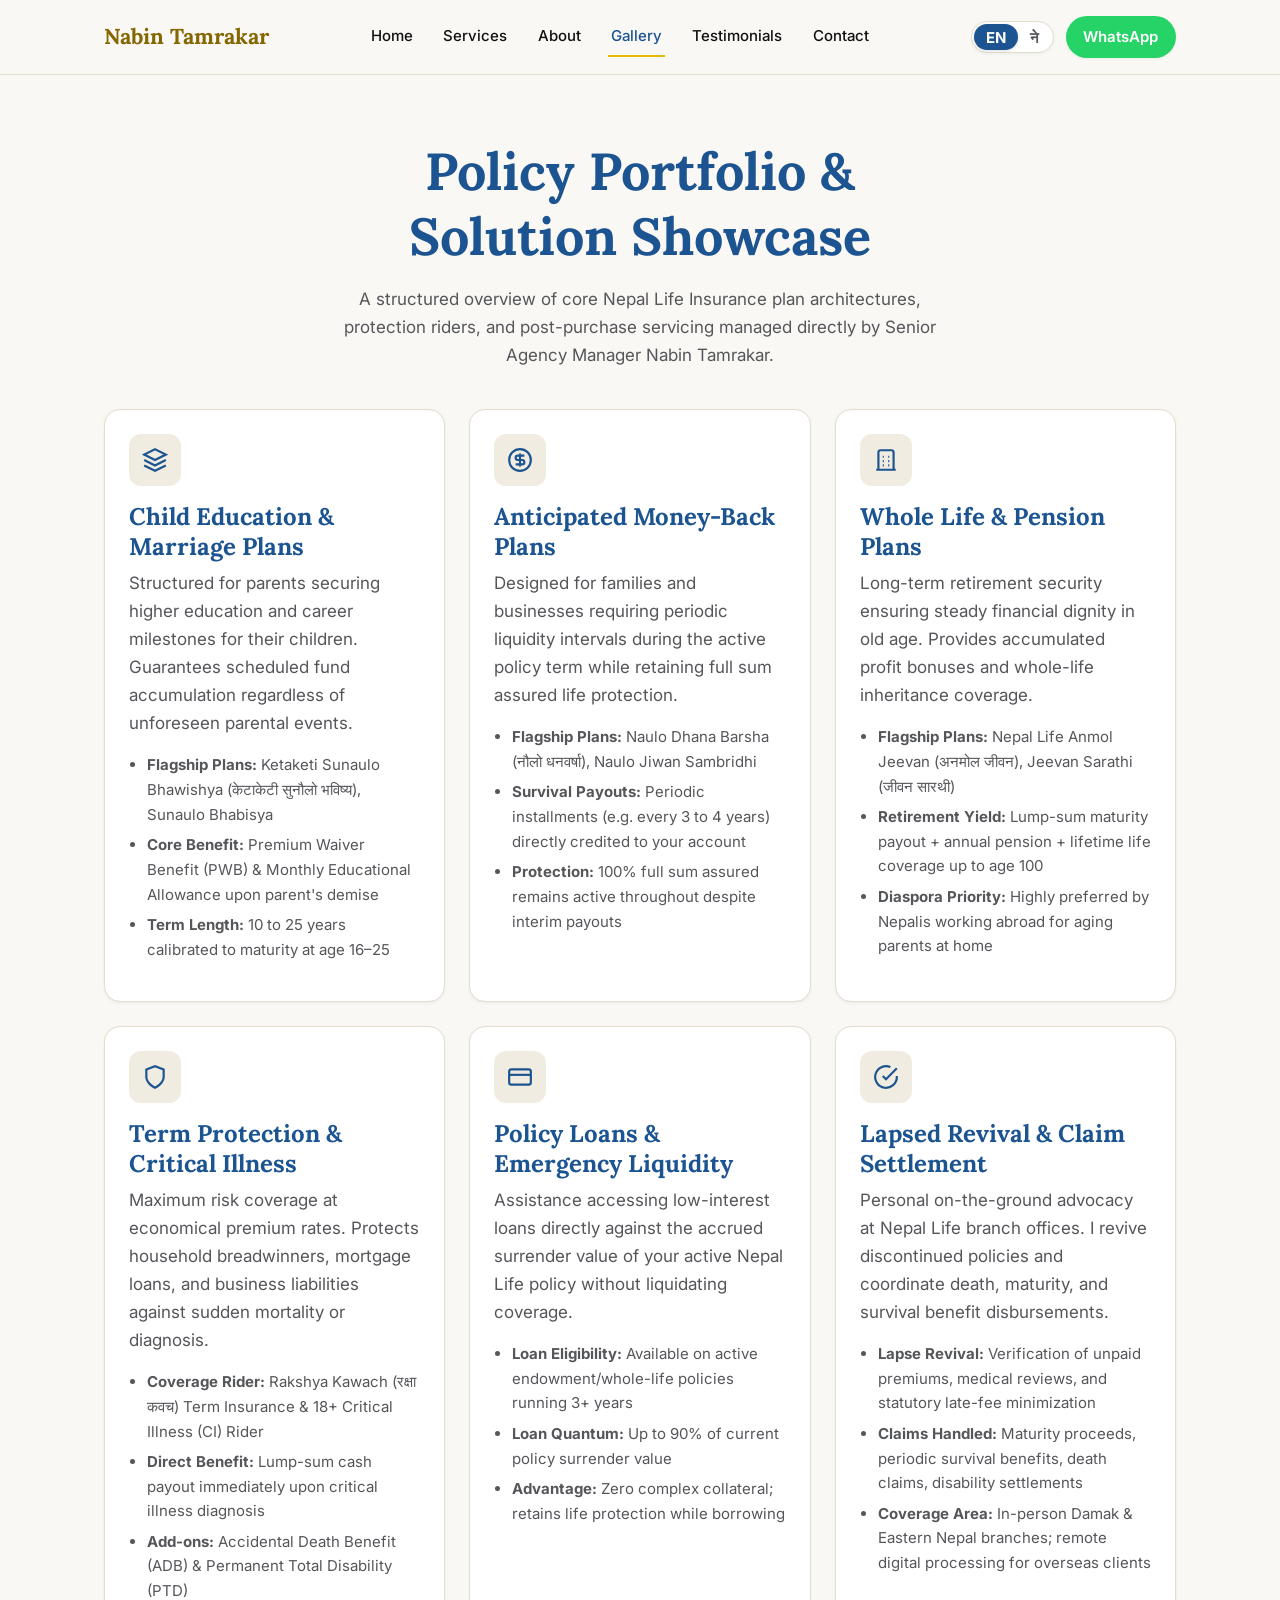
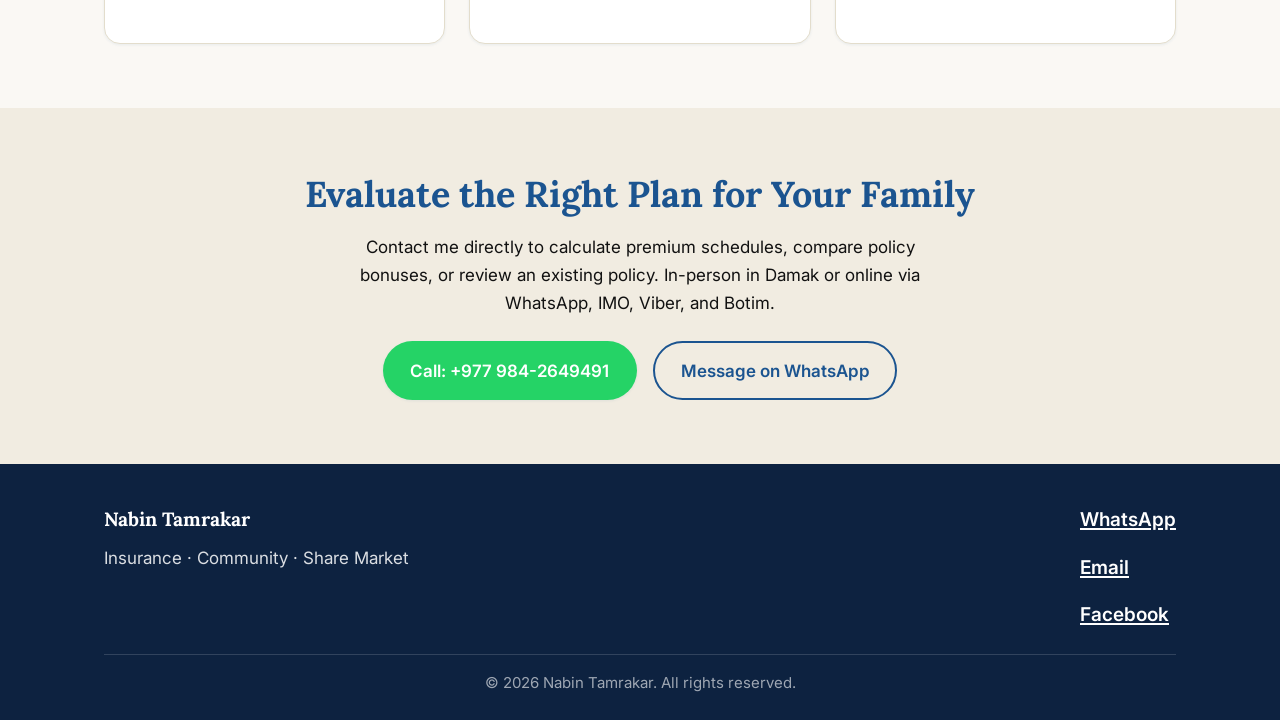
<file: gallery.html>
<!doctype html>
<html lang="en">
<head>
  <meta charset="UTF-8" />
  <meta name="viewport" content="width=device-width, initial-scale=1.0, viewport-fit=cover" />
  <title>Policy Portfolio &amp; Solutions Showcase | Nabin Tamrakar</title>
  <meta name="description" content="Structured policy portfolio: child education, retirement pensions, money-back endowments, and critical illness riders offered by Nepal Life Insurance Senior Agency Manager Nabin Tamrakar." />
  <link rel="canonical" href="https://nabintmr.github.io/gallery.html" />
  <link rel="preconnect" href="https://fonts.googleapis.com">
  <link rel="preconnect" href="https://fonts.gstatic.com" crossorigin>
  <link href="https://fonts.googleapis.com/css2?family=Inter:wght@400;500;600;700&family=Lora:wght@600;700&display=swap" rel="stylesheet">
  <link rel="stylesheet" href="assets/css/tokens.css" />
  <link rel="stylesheet" href="assets/css/base.css" />
  <link rel="stylesheet" href="assets/css/components.css" />
</head>
<body>
  <a href="#main-content" class="skip-link"><span data-lang="en">Skip to main content</span><span data-lang="ne">मुख्य विषयमा जानुहोस्</span></a>

  <nav class="site-nav" aria-label="Primary navigation">
    <div class="container">
      <a href="index.html" class="nav-logo">
        <span data-lang="en">Nabin Tamrakar</span>
        <span data-lang="ne">नविन ताम्राकार</span>
      </a>
      <button class="nav-toggle" aria-label="Open menu" aria-expanded="false">
        <svg viewBox="0 0 24 24" fill="none" stroke="currentColor" stroke-width="2"><path d="M4 6h16M4 12h16M4 18h16"/></svg>
      </button>
      <ul class="nav-links">
        <li><a href="index.html"><span data-lang="en">Home</span><span data-lang="ne">गृहपृष्ठ</span></a></li>
        <li><a href="services.html"><span data-lang="en">Services</span><span data-lang="ne">सेवाहरू</span></a></li>
        <li><a href="about.html"><span data-lang="en">About</span><span data-lang="ne">परिचय</span></a></li>
        <li><a href="gallery.html" class="active" aria-current="page"><span data-lang="en">Gallery</span><span data-lang="ne">तस्बिरहरू</span></a></li>
        <li><a href="testimonials.html"><span data-lang="en">Testimonials</span><span data-lang="ne">प्रतिक्रिया</span></a></li>
        <li><a href="contact.html"><span data-lang="en">Contact</span><span data-lang="ne">सम्पर्क</span></a></li>
      </ul>
      <div class="nav-actions">
        <div class="lang-toggle" role="group" aria-label="Language selection" title="Toggle language (Press 'L')">
          <button type="button" class="lang-btn" data-lang-btn="en" aria-label="Switch to English (Press 'L')">EN</button>
          <button type="button" class="lang-btn" data-lang-btn="ne" aria-label="नेपालीमा हेर्नुहोस् (Press 'L')">ने</button>
        </div>
        <a class="nav-cta" href="https://wa.me/9779842649491" target="_blank" rel="noopener">WhatsApp</a>
      </div>
    </div>
  </nav>

  <main id="main-content">
    <section class="section" style="padding-top: var(--space-5);">
      <div class="container">
        <div class="section-head">
          <h1>
            <span data-lang="en">Policy Portfolio &amp; Solution Showcase</span>
            <span data-lang="ne">बीमा योजना तथा सेवा प्रदर्शनी</span>
          </h1>
          <p>
            <span data-lang="en">A structured overview of core Nepal Life Insurance plan architectures, protection riders, and post-purchase servicing managed directly by Senior Agency Manager Nabin Tamrakar.</span>
            <span data-lang="ne">नेपाल लाइफ इन्स्योरेन्सका प्रमुख बीमा योजनाहरू, अतिरिक्त सुरक्षा कभर (Riders), र सिनियर एजेन्सी म्यानेजर नविन ताम्राकारले प्रत्यक्ष प्रदान गर्ने आजीवन सेवाहरूको संरचित विवरण।</span>
          </p>
        </div>

        <div class="grid grid-3">
          <!-- Policy 1: Child Education & Marriage -->
          <div class="card">
            <div class="card-icon" aria-hidden="true">
              <svg viewBox="0 0 24 24" fill="none" stroke="currentColor" stroke-width="2"><path d="M12 2L2 7l10 5 10-5-10-5zM2 17l10 5 10-5M2 12l10 5 10-5"/></svg>
            </div>
            <h3>
              <span data-lang="en">Child Education &amp; Marriage Plans</span>
              <span data-lang="ne">बाल शिक्षा तथा विवाह योजनाहरू</span>
            </h3>
            <p>
              <span data-lang="en">Structured for parents securing higher education and career milestones for their children. Guarantees scheduled fund accumulation regardless of unforeseen parental events.</span>
              <span data-lang="ne">सन्तानको उच्च शिक्षा, प्राविधिक अध्ययन तथा भविष्यको सुनिश्चितताका लागि तयार गरिएका योजना। अभिभावकको अनुपस्थितिमा पनि बालबालिकाको अध्ययन कोष सुरक्षित रहन्छ।</span>
            </p>
            <ul class="service-list" style="margin-top: var(--space-2); font-size: var(--fs-small);">
              <li><strong><span data-lang="en">Flagship Plans:</span><span data-lang="ne">प्रमुख योजनाहरू:</span></strong> Ketaketi Sunaulo Bhawishya (केटाकेटी सुनौलो भविष्य), Sunaulo Bhabisya</li>
              <li><strong><span data-lang="en">Core Benefit:</span><span data-lang="ne">मुख्य विशेषता:</span></strong> Premium Waiver Benefit (PWB) &amp; Monthly Educational Allowance upon parent's demise</li>
              <li><strong><span data-lang="en">Term Length:</span><span data-lang="ne">समयावधि:</span></strong> 10 to 25 years calibrated to maturity at age 16–25</li>
            </ul>
          </div>

          <!-- Policy 2: Anticipated Money-Back -->
          <div class="card">
            <div class="card-icon" aria-hidden="true">
              <svg viewBox="0 0 24 24" fill="none" stroke="currentColor" stroke-width="2"><circle cx="12" cy="12" r="10"/><path d="M16 8h-6a2 2 0 100 4h4a2 2 0 110 4H8M12 18V6"/></svg>
            </div>
            <h3>
              <span data-lang="en">Anticipated Money-Back Plans</span>
              <span data-lang="ne">धनवर्षा तथा आवधिक भुक्तानी योजना</span>
            </h3>
            <p>
              <span data-lang="en">Designed for families and businesses requiring periodic liquidity intervals during the active policy term while retaining full sum assured life protection.</span>
              <span data-lang="ne">बीमा अवधिकै बीच-बीचमा निश्चित प्रतिशत रकम फिर्ता (Survival Benefits) चाहने परिवारहरूका लागि उपयुक्त, जसले पूर्ण जीवन सुरक्षासँगै तरलता प्रदान गर्छ।</span>
            </p>
            <ul class="service-list" style="margin-top: var(--space-2); font-size: var(--fs-small);">
              <li><strong><span data-lang="en">Flagship Plans:</span><span data-lang="ne">प्रमुख योजनाहरू:</span></strong> Naulo Dhana Barsha (नौलो धनवर्षा), Naulo Jiwan Sambridhi</li>
              <li><strong><span data-lang="en">Survival Payouts:</span><span data-lang="ne">आवधिक फिर्ता:</span></strong> Periodic installments (e.g. every 3 to 4 years) directly credited to your account</li>
              <li><strong><span data-lang="en">Protection:</span><span data-lang="ne">सुरक्षा:</span></strong> 100% full sum assured remains active throughout despite interim payouts</li>
            </ul>
          </div>

          <!-- Policy 3: Whole Life & Pension -->
          <div class="card">
            <div class="card-icon" aria-hidden="true">
              <svg viewBox="0 0 24 24" fill="none" stroke="currentColor" stroke-width="2"><path d="M3 21h18M5 21V5a2 2 0 012-2h10a2 2 0 012 2v16M9 9h1M9 13h1M9 17h1M14 9h1M14 13h1M14 17h1"/></svg>
            </div>
            <h3>
              <span data-lang="en">Whole Life &amp; Pension Plans</span>
              <span data-lang="ne">आजीवन पेन्सन तथा अवकाश योजना</span>
            </h3>
            <p>
              <span data-lang="en">Long-term retirement security ensuring steady financial dignity in old age. Provides accumulated profit bonuses and whole-life inheritance coverage.</span>
              <span data-lang="ne">वृद्धावस्थामा आर्थिक निर्भरता र स्वाभिमानका लागि आजीवन पेन्सन योजना। परिपक्वतामा एकमुष्ट रकम र जीवनभर जोखिम बहन सुनिश्चित गर्दछ।</span>
            </p>
            <ul class="service-list" style="margin-top: var(--space-2); font-size: var(--fs-small);">
              <li><strong><span data-lang="en">Flagship Plans:</span><span data-lang="ne">प्रमुख योजनाहरू:</span></strong> Nepal Life Anmol Jeevan (अनमोल जीवन), Jeevan Sarathi (जीवन सारथी)</li>
              <li><strong><span data-lang="en">Retirement Yield:</span><span data-lang="ne">अवकाश सुविधा:</span></strong> Lump-sum maturity payout + annual pension + lifetime life coverage up to age 100</li>
              <li><strong><span data-lang="en">Diaspora Priority:</span><span data-lang="ne">प्रवासी प्राथमिकता:</span></strong> Highly preferred by Nepalis working abroad for aging parents at home</li>
            </ul>
          </div>

          <!-- Policy 4: Pure Term & Critical Illness -->
          <div class="card">
            <div class="card-icon" aria-hidden="true">
              <svg viewBox="0 0 24 24" fill="none" stroke="currentColor" stroke-width="2"><path d="M12 22s8-4 8-10V5l-8-3-8 3v7c0 6 8 10 8 10z"/></svg>
            </div>
            <h3>
              <span data-lang="en">Term Protection &amp; Critical Illness</span>
              <span data-lang="ne">म्यादी सुरक्षा तथा घातक रोग कभर</span>
            </h3>
            <p>
              <span data-lang="en">Maximum risk coverage at economical premium rates. Protects household breadwinners, mortgage loans, and business liabilities against sudden mortality or diagnosis.</span>
              <span data-lang="ne">न्यून प्रिमियममा उच्च आर्थिक सुरक्षा। घरमूली, बैंक कर्जा वा व्यापारिक दायित्व भएका व्यक्तिहरूका लागि आकस्मिक संकट र गम्भीर रोगविरुद्ध ढाल।</span>
            </p>
            <ul class="service-list" style="margin-top: var(--space-2); font-size: var(--fs-small);">
              <li><strong><span data-lang="en">Coverage Rider:</span><span data-lang="ne">सुरक्षा कभर:</span></strong> Rakshya Kawach (रक्षा कवच) Term Insurance &amp; 18+ Critical Illness (CI) Rider</li>
              <li><strong><span data-lang="en">Direct Benefit:</span><span data-lang="ne">प्रत्यक्ष सुविधा:</span></strong> Lump-sum cash payout immediately upon critical illness diagnosis</li>
              <li><strong><span data-lang="en">Add-ons:</span><span data-lang="ne">थप सुविधाहरू:</span></strong> Accidental Death Benefit (ADB) &amp; Permanent Total Disability (PTD)</li>
            </ul>
          </div>

          <!-- Policy 5: Policy Loans & Surrender Value -->
          <div class="card">
            <div class="card-icon" aria-hidden="true">
              <svg viewBox="0 0 24 24" fill="none" stroke="currentColor" stroke-width="2"><rect x="2" y="5" width="20" height="14" rx="2"/><line x1="2" y1="10" x2="22" y2="10"/></svg>
            </div>
            <h3>
              <span data-lang="en">Policy Loans &amp; Emergency Liquidity</span>
              <span data-lang="ne">बीमालेख कर्जा तथा आपतकालीन सुविधा</span>
            </h3>
            <p>
              <span data-lang="en">Assistance accessing low-interest loans directly against the accrued surrender value of your active Nepal Life policy without liquidating coverage.</span>
              <span data-lang="ne">आकस्मिक रकम आवश्यक पर्दा आफ्नो चालु पोलिसी समर्पण नगरी त्यसको समर्पण मूल्य (Surrender Value) का आधारमा सरल ब्याजदरमा कर्जा लिने सहजीकरण।</span>
            </p>
            <ul class="service-list" style="margin-top: var(--space-2); font-size: var(--fs-small);">
              <li><strong><span data-lang="en">Loan Eligibility:</span><span data-lang="ne">कर्जा योग्यता:</span></strong> Available on active endowment/whole-life policies running 3+ years</li>
              <li><strong><span data-lang="en">Loan Quantum:</span><span data-lang="ne">कर्जा सीमा:</span></strong> Up to 90% of current policy surrender value</li>
              <li><strong><span data-lang="en">Advantage:</span><span data-lang="ne">फाइदा:</span></strong> Zero complex collateral; retains life protection while borrowing</li>
            </ul>
          </div>

          <!-- Policy 6: Lifecycle Servicing & Claim Guarantee -->
          <div class="card">
            <div class="card-icon" aria-hidden="true">
              <svg viewBox="0 0 24 24" fill="none" stroke="currentColor" stroke-width="2"><path d="M22 11.08V12a10 10 0 11-5.93-9.14"/><polyline points="22 4 12 14.01 9 11.01"/></svg>
            </div>
            <h3>
              <span data-lang="en">Lapsed Revival &amp; Claim Settlement</span>
              <span data-lang="ne">पोलिसी पुनर्जागरण तथा दाबी भुक्तानी</span>
            </h3>
            <p>
              <span data-lang="en">Personal on-the-ground advocacy at Nepal Life branch offices. I revive discontinued policies and coordinate death, maturity, and survival benefit disbursements.</span>
              <span data-lang="ne">नेपाल लाइफ शाखा कार्यालयहरूमा प्रत्यक्ष उपस्थिति र सहजीकरण। म्याद नाघेका पोलिसीलाई पुनः सञ्चालन गराउने र दाबी रकम समयमै भुक्तानी दिलाउने व्यक्तिगत ग्यारेन्टी।</span>
            </p>
            <ul class="service-list" style="margin-top: var(--space-2); font-size: var(--fs-small);">
              <li><strong><span data-lang="en">Lapse Revival:</span><span data-lang="ne">पुनर्जागरण:</span></strong> Verification of unpaid premiums, medical reviews, and statutory late-fee minimization</li>
              <li><strong><span data-lang="en">Claims Handled:</span><span data-lang="ne">दाबी सेवा:</span></strong> Maturity proceeds, periodic survival benefits, death claims, disability settlements</li>
              <li><strong><span data-lang="en">Coverage Area:</span><span data-lang="ne">सेवा क्षेत्र:</span></strong> In-person Damak &amp; Eastern Nepal branches; remote digital processing for overseas clients</li>
            </ul>
          </div>
        </div>
      </div>
    </section>

    <!-- Consultation CTA -->
    <section class="section section-alt">
      <div class="container" style="text-align:center;">
        <h2>
          <span data-lang="en">Evaluate the Right Plan for Your Family</span>
          <span data-lang="ne">तपाईंको परिवारका लागि उपयुक्त योजना छनोट गर्नुहोस्</span>
        </h2>
        <p style="max-width:56ch; margin:0 auto var(--space-3);">
          <span data-lang="en">Contact me directly to calculate premium schedules, compare policy bonuses, or review an existing policy. In-person in Damak or online via WhatsApp, IMO, Viber, and Botim.</span>
          <span data-lang="ne">प्रिमियम गणना गर्न, बोनस दर बुझ्न वा आफ्नो पुरानो पोलिसी नवीकरण गर्न सिधै सम्पर्क गर्नुहोस्। दमकमा प्रत्यक्ष भेट वा WhatsApp, IMO, Viber, Botim मार्फत अनलाइन सल्लाह उपलब्ध छ।</span>
        </p>
        <div style="display:flex; gap:1rem; justify-content:center; flex-wrap:wrap;">
          <a href="tel:+9779842649491" class="btn btn-primary">
            <span data-lang="en">Call: +977 984-2649491</span>
            <span data-lang="ne">फोन: +९७७ ९८४-२६४९४९१</span>
          </a>
          <a href="https://wa.me/9779842649491" class="btn btn-outline" target="_blank" rel="noopener">
            <span data-lang="en">Message on WhatsApp</span>
            <span data-lang="ne">WhatsApp मा सन्देश पठाउनुहोस्</span>
          </a>
        </div>
      </div>
    </section>
  </main>

  <footer class="site-footer">
    <div class="container">
      <div class="footer-grid">
        <div>
          <div class="footer-brand">
            <span data-lang="en">Nabin Tamrakar</span>
            <span data-lang="ne">नविन ताम्राकार</span>
          </div>
          <p style="margin-top:0.5rem; max-width:32ch;">
            <span data-lang="en">Insurance · Community · Share Market</span>
            <span data-lang="ne">बीमा · सामाजिक सेवा · सेयर बजार</span>
          </p>
        </div>
        <ul class="contact-list">
          <li><a href="https://wa.me/9779842649491" target="_blank" rel="noopener">WhatsApp</a></li>
          <li><a href="mailto:nabintmr@gmail.com">Email</a></li>
          <li><a href="https://www.facebook.com/nabintmr" target="_blank" rel="noopener">Facebook</a></li>
        </ul>
      </div>
      <div class="footer-bottom">&copy; 2026 Nabin Tamrakar. All rights reserved.</div>
    </div>
  </footer>

  <div class="mobile-cta-bar">
    <a href="https://wa.me/9779842649491" class="btn btn-primary" target="_blank" rel="noopener">
      <span data-lang="en">Message on WhatsApp</span>
      <span data-lang="ne">WhatsApp मा कुरा गर्नुहोस्</span>
    </a>
  </div>

  <script src="assets/js/script.js"></script>
</body>
</html>
</file>
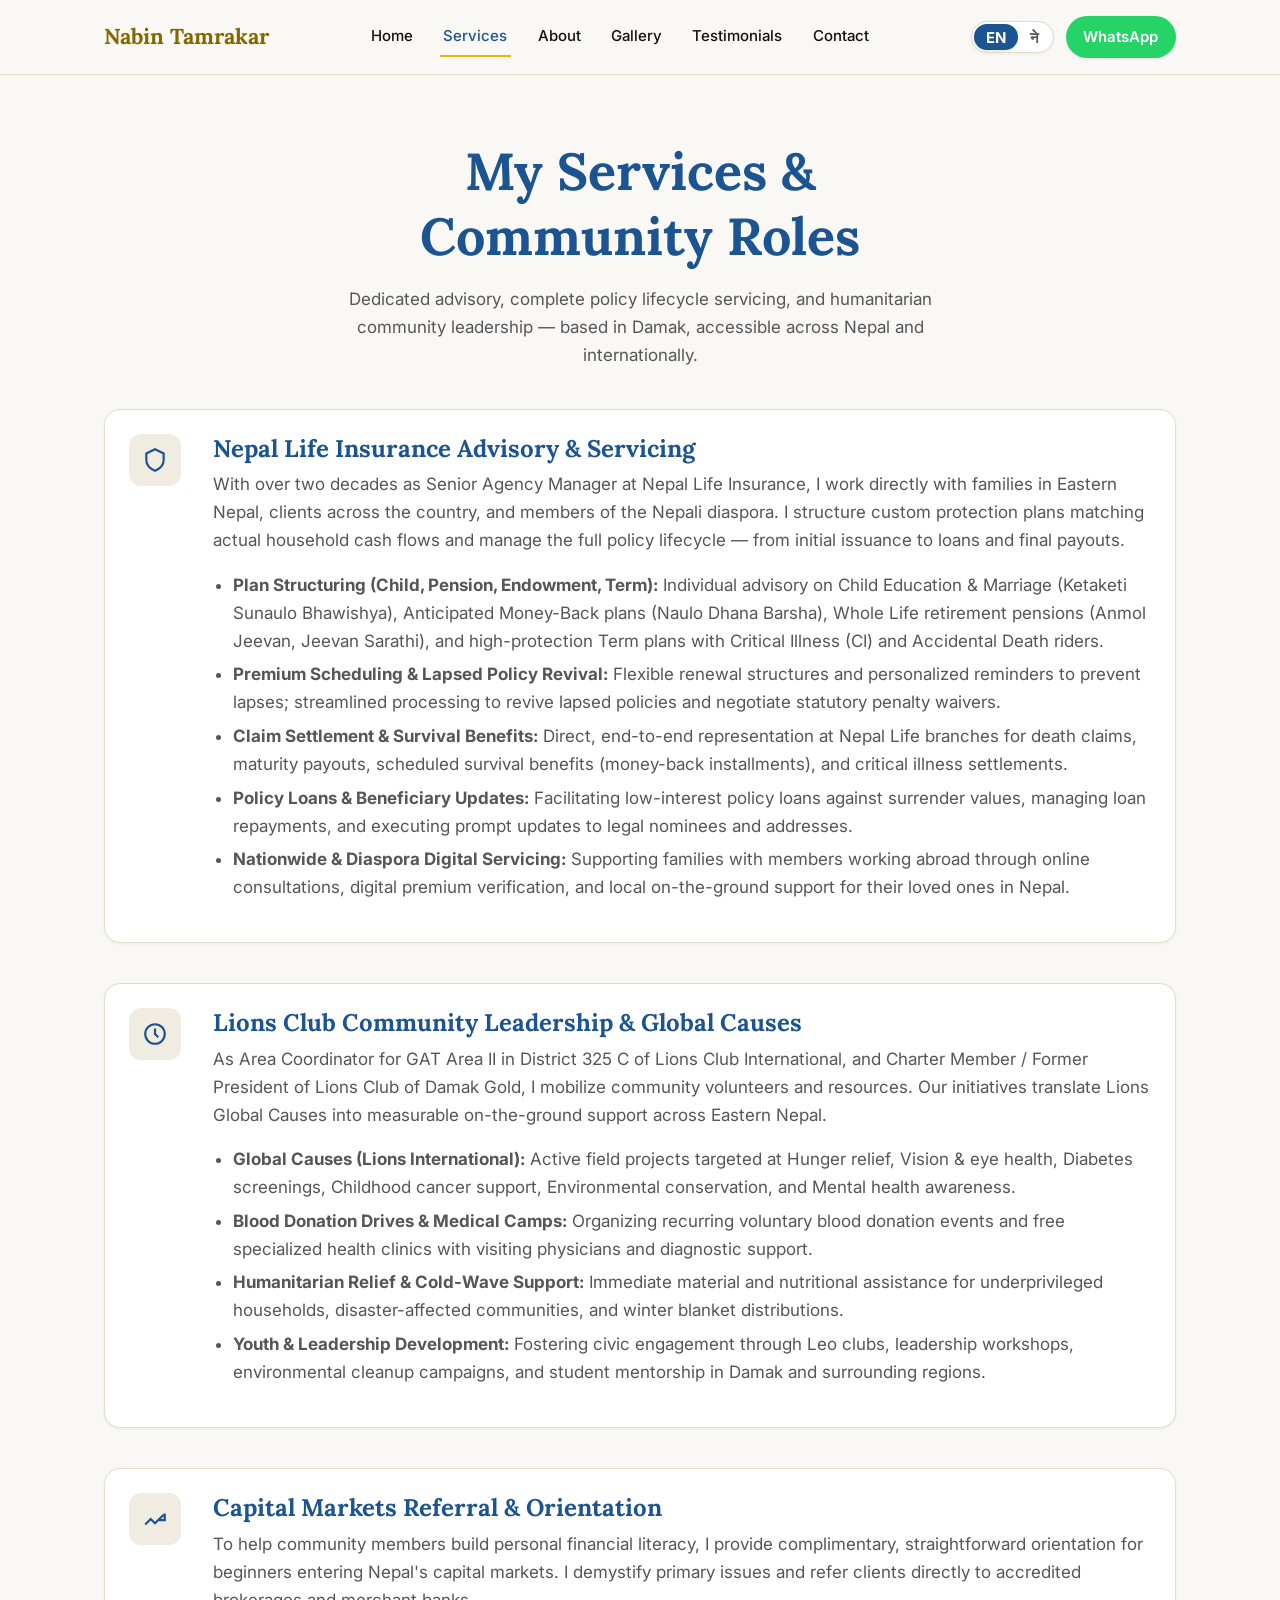
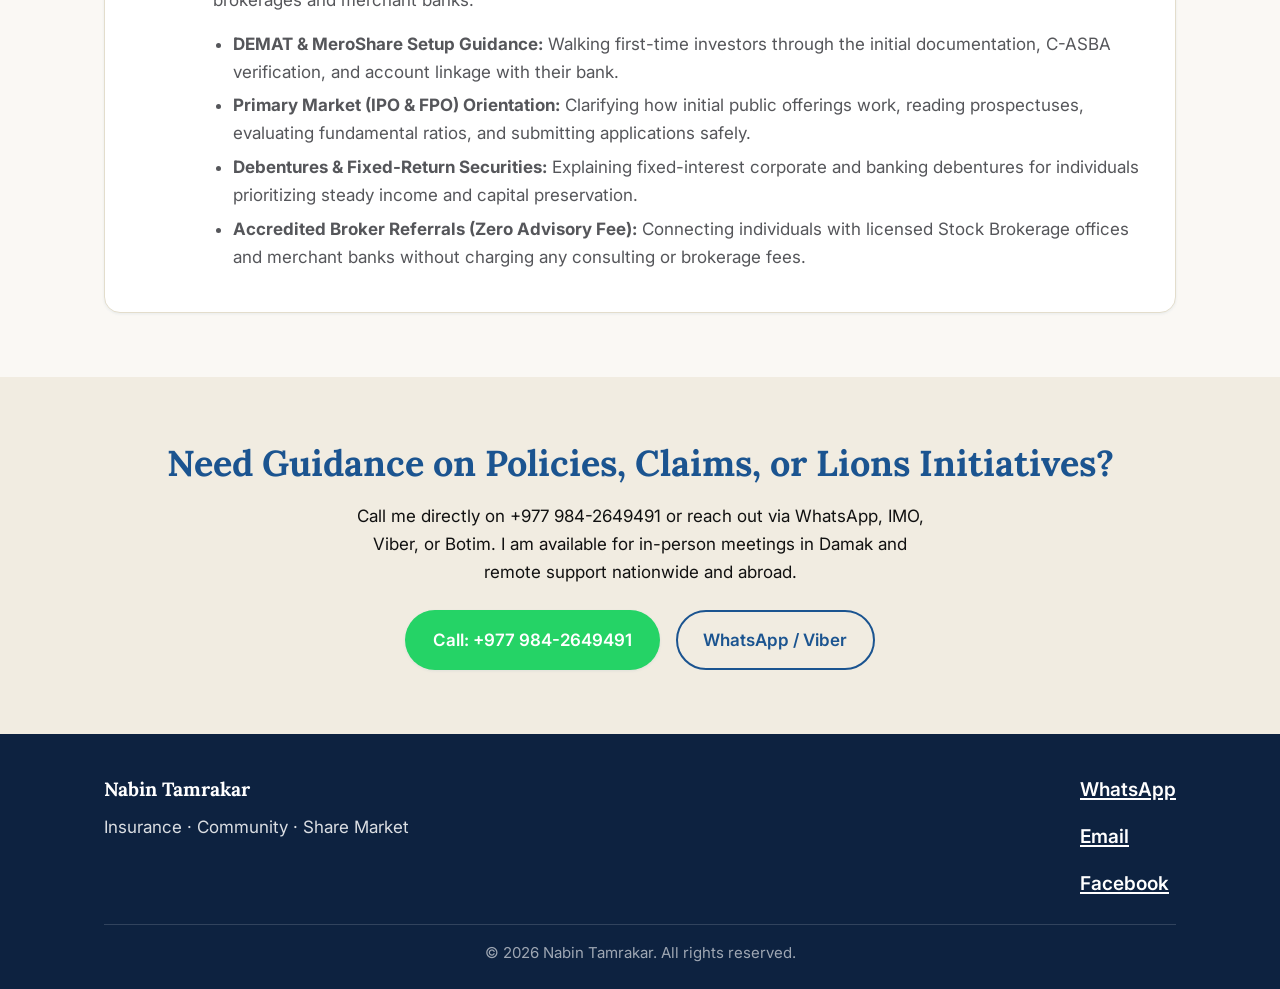
<file: services.html>
<!doctype html>
<html lang="en">
<head>
  <meta charset="UTF-8" />
  <meta name="viewport" content="width=device-width, initial-scale=1.0, viewport-fit=cover" />
  <title>Services | Nabin Tamrakar — Senior Agency Manager, Nepal Life</title>
  <meta name="description" content="Life insurance plans, lifecycle policy servicing, Lions Club community initiatives, and capital markets referrals by Senior Agency Manager Nabin Tamrakar." />
  <link rel="canonical" href="https://nabintmr.github.io/services.html" />
  <link rel="preconnect" href="https://fonts.googleapis.com">
  <link rel="preconnect" href="https://fonts.gstatic.com" crossorigin>
  <link href="https://fonts.googleapis.com/css2?family=Inter:wght@400;500;600;700&family=Lora:wght@600;700&display=swap" rel="stylesheet">
  <link rel="stylesheet" href="assets/css/tokens.css" />
  <link rel="stylesheet" href="assets/css/base.css" />
  <link rel="stylesheet" href="assets/css/components.css" />
</head>
<body>
  <a href="#main-content" class="skip-link"><span data-lang="en">Skip to main content</span><span data-lang="ne">मुख्य विषयमा जानुहोस्</span></a>

  <nav class="site-nav" aria-label="Primary navigation">
    <div class="container">
      <a href="index.html" class="nav-logo">
        <span data-lang="en">Nabin Tamrakar</span>
        <span data-lang="ne">नविन ताम्राकार</span>
      </a>
      <button class="nav-toggle" aria-label="Open menu" aria-expanded="false">
        <svg viewBox="0 0 24 24" fill="none" stroke="currentColor" stroke-width="2"><path d="M4 6h16M4 12h16M4 18h16"/></svg>
      </button>
      <ul class="nav-links">
        <li><a href="index.html"><span data-lang="en">Home</span><span data-lang="ne">गृहपृष्ठ</span></a></li>
        <li><a href="services.html" class="active" aria-current="page"><span data-lang="en">Services</span><span data-lang="ne">सेवाहरू</span></a></li>
        <li><a href="about.html"><span data-lang="en">About</span><span data-lang="ne">परिचय</span></a></li>
        <li><a href="gallery.html"><span data-lang="en">Gallery</span><span data-lang="ne">तस्बिरहरू</span></a></li>
        <li><a href="testimonials.html"><span data-lang="en">Testimonials</span><span data-lang="ne">प्रतिक्रिया</span></a></li>
        <li><a href="contact.html"><span data-lang="en">Contact</span><span data-lang="ne">सम्पर्क</span></a></li>
      </ul>
      <div class="nav-actions">
        <div class="lang-toggle" role="group" aria-label="Language selection" title="Toggle language (Press 'L')">
          <button type="button" class="lang-btn" data-lang-btn="en" aria-label="Switch to English (Press 'L')">EN</button>
          <button type="button" class="lang-btn" data-lang-btn="ne" aria-label="नेपालीमा हेर्नुहोस् (Press 'L')">ने</button>
        </div>
        <a class="nav-cta" href="https://wa.me/9779842649491" target="_blank" rel="noopener">WhatsApp</a>
      </div>
    </div>
  </nav>

  <main id="main-content">
    <section class="section" style="padding-top: var(--space-5);">
      <div class="container">
        <div class="section-head">
          <h1>
            <span data-lang="en">My Services &amp; Community Roles</span>
            <span data-lang="ne">मेरा सेवाहरू तथा सामाजिक जिम्मेवारी</span>
          </h1>
          <p>
            <span data-lang="en">Dedicated advisory, complete policy lifecycle servicing, and humanitarian community leadership — based in Damak, accessible across Nepal and internationally.</span>
            <span data-lang="ne">व्यावसायिक बीमा परामर्श, आजीवन पोलिसी सेवा र सामाजिक नेतृत्व — दमक मुख्य केन्द्र, देशभित्र तथा प्रवासमा रहनुभएका सम्पूर्ण नेपालीहरूका लागि उपलब्ध।</span>
          </p>
        </div>

        <div class="grid service-card-list">
          <div class="card service-card">
            <div class="card-icon"><svg viewBox="0 0 24 24" fill="none" stroke="currentColor" stroke-width="2"><path d="M12 2l8 4v6c0 5-3.5 8-8 10-4.5-2-8-5-8-10V6l8-4z"/></svg></div>
            <div>
              <h3>
                <span data-lang="en">Nepal Life Insurance Advisory &amp; Servicing</span>
                <span data-lang="ne">नेपाल लाइफ जीवन बीमा परामर्श तथा आजीवन सेवा</span>
              </h3>
              <p>
                <span data-lang="en">With over two decades as Senior Agency Manager at Nepal Life Insurance, I work directly with families in Eastern Nepal, clients across the country, and members of the Nepali diaspora. I structure custom protection plans matching actual household cash flows and manage the full policy lifecycle — from initial issuance to loans and final payouts.</span>
                <span data-lang="ne">नेपाल लाइफ इन्स्योरेन्सको सिनियर एजेन्सी म्यानेजरका रूपमा दुई दशकभन्दा बढी समयदेखि म दमक, देशभर र विदेशमा रहनुभएका नेपाली परिवारहरूलाई प्रत्यक्ष परामर्श दिँदै आएको छु। म पारिवारिक आम्दानी अनुसार उपयुक्त योजना छनोट गरिदिने मात्र नभई पोलिसी सुरु भएदेखि अन्तिम भुक्तानीसम्मका सम्पूर्ण प्रशासनिक कार्यमा निरन्तर साथ दिन्छु।</span>
              </p>
              <ul class="service-list">
                <li>
                  <span data-lang="en"><strong>Plan Structuring (Child, Pension, Endowment, Term):</strong> Individual advisory on Child Education &amp; Marriage (Ketaketi Sunaulo Bhawishya), Anticipated Money-Back plans (Naulo Dhana Barsha), Whole Life retirement pensions (Anmol Jeevan, Jeevan Sarathi), and high-protection Term plans with Critical Illness (CI) and Accidental Death riders.</span>
                  <span data-lang="ne"><strong>योजना छनोट (बाल शिक्षा, पेन्सन, सावधिक, म्यादी):</strong> बालबालिकाको उच्च शिक्षा कोष, नियमित धनवर्षा (Money-back), आजीवन पेन्सन तथा घातक रोग (CI) र दुर्घटना सुरक्षा कभरसहितका उपयुक्त योजनाहरूमा पारदर्शी परामर्श।</span>
                </li>
                <li>
                  <span data-lang="en"><strong>Premium Scheduling &amp; Lapsed Policy Revival:</strong> Flexible renewal structures and personalized reminders to prevent lapses; streamlined processing to revive lapsed policies and negotiate statutory penalty waivers.</span>
                  <span data-lang="ne"><strong>प्रिमियम व्यवस्थापन तथा पोलिसी पुनर्जागरण:</strong> पोलिसी ल्याप्स हुन नदिन समयमै भुक्तानी सूचना; म्याद नाघेका पुराना पोलिसीहरूलाई न्यूनतम जरिवानासहित पुनः सक्रिय बनाउने प्रक्रिया।</span>
                </li>
                <li>
                  <span data-lang="en"><strong>Claim Settlement &amp; Survival Benefits:</strong> Direct, end-to-end representation at Nepal Life branches for death claims, maturity payouts, scheduled survival benefits (money-back installments), and critical illness settlements.</span>
                  <span data-lang="ne"><strong>दाबी भुक्तानी तथा आवधिक प्रतिफल (Survival Benefits):</strong> मृत्यु दाबी, परिपक्वता भुक्तानी, आवधिक प्रतिफल किस्ता (Survival Benefits) तथा घातक रोग दाबीमा कागजात तयार गरी छिटो भुक्तानी गराउन प्रत्यक्ष सहजीकरण।</span>
                </li>
                <li>
                  <span data-lang="en"><strong>Policy Loans &amp; Beneficiary Updates:</strong> Facilitating low-interest policy loans against surrender values, managing loan repayments, and executing prompt updates to legal nominees and addresses.</span>
                  <span data-lang="ne"><strong>बीमालेख कर्जा तथा इच्छाइएको व्यक्ति अद्यावधिक:</strong> पोलिसी समर्पण मूल्य (Surrender Value) का आधारमा सरल ब्याजदरमा कर्जा प्राप्ति, किस्ता राफसाफ र हकवाला/ठेगाना परिवर्तन प्रक्रिया।</span>
                </li>
                <li>
                  <span data-lang="en"><strong>Nationwide &amp; Diaspora Digital Servicing:</strong> Supporting families with members working abroad through online consultations, digital premium verification, and local on-the-ground support for their loved ones in Nepal.</span>
                  <span data-lang="ne"><strong>देशभर तथा प्रवासी नेपालीहरूका लागि डिजिटल सेवा:</strong> वैदेशिक रोजगारी वा अध्ययनमा रहेकाहरूका लागि अनलाइन परामर्श, डिजिटल प्रिमियम भुक्तानी सहजीकरण र नेपालमा रहेका परिवारलाई स्थानीय स्तरमा प्रत्यक्ष सहयोग।</span>
                </li>
              </ul>
            </div>
          </div>

          <div class="card service-card">
            <div class="card-icon"><svg viewBox="0 0 24 24" fill="none" stroke="currentColor" stroke-width="2"><circle cx="12" cy="12" r="9"/><path d="M12 7v5l3 3"/></svg></div>
            <div>
              <h3>
                <span data-lang="en">Lions Club Community Leadership &amp; Global Causes</span>
                <span data-lang="ne">लायन्स क्लब सामाजिक नेतृत्व तथा विश्वव्यापी सेवा</span>
              </h3>
              <p>
                <span data-lang="en">As Area Coordinator for GAT Area II in District 325 C of Lions Club International, and Charter Member / Former President of Lions Club of Damak Gold, I mobilize community volunteers and resources. Our initiatives translate Lions Global Causes into measurable on-the-ground support across Eastern Nepal.</span>
                <span data-lang="ne">लायन्स क्लब्स इन्टरनेसनल (District 325 C) अन्तर्गत GAT Area II को एरिया कोअर्डिनेटर तथा लायन्स क्लब अफ दमक गोल्डको संस्थापक अध्यक्षका रूपमा म सामाजिक स्रोत र स्वयंसेवकहरू परिचालन गर्दछु। हामी लायन्सका विश्वव्यापी उद्देश्यहरूलाई समुदायस्तरमा प्रभावकारी सेवाको रूपमा कार्यान्वयन गर्दछौं।</span>
              </p>
              <ul class="service-list">
                <li>
                  <span data-lang="en"><strong>Global Causes (Lions International):</strong> Active field projects targeted at Hunger relief, Vision &amp; eye health, Diabetes screenings, Childhood cancer support, Environmental conservation, and Mental health awareness.</span>
                  <span data-lang="ne"><strong>विश्वव्यापी सेवा अभियानहरू:</strong> भोकमरी निवारण, आँखा तथा दृष्टि जाँच, मधुमेह नियन्त्रण, बाल क्यान्सरपीडित बालबालिकालाई सहयोग, वातावरण संरक्षण, र मानसिक स्वास्थ्य सचेतना कार्यक्रमहरू।</span>
                </li>
                <li>
                  <span data-lang="en"><strong>Blood Donation Drives &amp; Medical Camps:</strong> Organizing recurring voluntary blood donation events and free specialized health clinics with visiting physicians and diagnostic support.</span>
                  <span data-lang="ne"><strong>रक्तदान तथा निःशुल्क स्वास्थ्य शिविर:</strong> नियमित रक्तदान कार्यक्रम, विशेषज्ञ चिकित्सकसहितका निःशुल्क स्वास्थ्य तथा आँखा जाँच शिविरहरूको आयोजना।</span>
                </li>
                <li>
                  <span data-lang="en"><strong>Humanitarian Relief &amp; Cold-Wave Support:</strong> Immediate material and nutritional assistance for underprivileged households, disaster-affected communities, and winter blanket distributions.</span>
                  <span data-lang="ne"><strong>मानवीय राहत तथा शीतकालीन सहयोग:</strong> विपन्न परिवार तथा बाढी/पहिरो प्रभावित क्षेत्रमा खाद्यान्न, लत्ताकपडा, औषधि तथा शीतलहरको समयमा न्यानो कम्बल वितरण।</span>
                </li>
                <li>
                  <span data-lang="en"><strong>Youth &amp; Leadership Development:</strong> Fostering civic engagement through Leo clubs, leadership workshops, environmental cleanup campaigns, and student mentorship in Damak and surrounding regions.</span>
                  <span data-lang="ne"><strong>युवा सशक्तीकरण तथा नेतृत्व विकास:</strong> लियो क्लबमार्फत युवा नेतृत्व विकास, सरसफाइ अभियान, उत्प्रेरणा तालिम र विद्यार्थी सहयोग कार्यक्रम।</span>
                </li>
              </ul>
            </div>
          </div>

          <div class="card service-card">
            <div class="card-icon"><svg viewBox="0 0 24 24" fill="none" stroke="currentColor" stroke-width="2"><path d="M3 17l5-5 4 4 8-8M21 7v6h-6"/></svg></div>
            <div>
              <h3>
                <span data-lang="en">Capital Markets Referral &amp; Orientation</span>
                <span data-lang="ne">पुँजी बजार सहजीकरण तथा सिफारिस</span>
              </h3>
              <p>
                <span data-lang="en">To help community members build personal financial literacy, I provide complimentary, straightforward orientation for beginners entering Nepal's capital markets. I demystify primary issues and refer clients directly to accredited brokerages and merchant banks.</span>
                <span data-lang="ne">समुदायका नागरिकहरूमा वित्तीय साक्षरता वृद्धि गर्न नयाँ लगानीकर्ताहरूका लागि म निःशुल्क र इमानदार प्रारम्भिक अभिमुखीकरण प्रदान गर्दछु। अनावश्यक हल्लाबाट बचाउँदै म आधिकारिक ब्रोकर तथा मर्चेन्ट बैंकहरूसँग समन्वय गराइदिन्छु।</span>
              </p>
              <ul class="service-list">
                <li>
                  <span data-lang="en"><strong>DEMAT &amp; MeroShare Setup Guidance:</strong> Walking first-time investors through the initial documentation, C-ASBA verification, and account linkage with their bank.</span>
                  <span data-lang="ne"><strong>DEMAT र MeroShare सहजीकरण:</strong> नयाँ लगानीकर्ताहरूलाई आवश्यक कागजात तयार गर्न, बैंक खातासँग C-ASBA जोड्न र MeroShare सञ्चालन गर्न मार्गदर्शन।</span>
                </li>
                <li>
                  <span data-lang="en"><strong>Primary Market (IPO &amp; FPO) Orientation:</strong> Clarifying how initial public offerings work, reading prospectuses, evaluating fundamental ratios, and submitting applications safely.</span>
                  <span data-lang="ne"><strong>प्राथमिक बजार (IPO र FPO):</strong> साधारण सेयर निष्कासनको प्रक्रिया बुझ्ने, कम्पनीको आधारभूत विवरण हेर्ने र सुरक्षित रूपमा आवेदन दिने प्रक्रिया।</span>
                </li>
                <li>
                  <span data-lang="en"><strong>Debentures &amp; Fixed-Return Securities:</strong> Explaining fixed-interest corporate and banking debentures for individuals prioritizing steady income and capital preservation.</span>
                  <span data-lang="ne"><strong>ऋणपत्र (Debentures):</strong> सुरक्षित पुँजी र निश्चित वार्षिक ब्याज आम्दानी चाहनेहरूका लागि बैंक तथा वित्तीय संस्थाका ऋणपत्रबारे स्पष्ट जानकारी।</span>
                </li>
                <li>
                  <span data-lang="en"><strong>Accredited Broker Referrals (Zero Advisory Fee):</strong> Connecting individuals with licensed Stock Brokerage offices and merchant banks without charging any consulting or brokerage fees.</span>
                  <span data-lang="ne"><strong>आधिकारिक ब्रोकर सिफारिस (कुनै शुल्क नलाग्ने):</strong> दोस्रो बजार वा कारोबारका लागि इजाजतप्राप्त ब्रोकर कार्यालय तथा मर्चेन्ट बैंकहरूसँग निःशुल्क समन्वय।</span>
                </li>
              </ul>
            </div>
          </div>
        </div>
      </div>
    </section>

    <section class="section section-alt">
      <div class="container" style="text-align:center;">
        <h2>
          <span data-lang="en">Need Guidance on Policies, Claims, or Lions Initiatives?</span>
          <span data-lang="ne">बीमा योजना, दाबी भुक्तानी वा सामाजिक कार्यसम्बन्धी केही सोध्नु छ?</span>
        </h2>
        <p style="max-width:54ch; margin:0 auto var(--space-3);">
          <span data-lang="en">Call me directly on +977 984-2649491 or reach out via WhatsApp, IMO, Viber, or Botim. I am available for in-person meetings in Damak and remote support nationwide and abroad.</span>
          <span data-lang="ne">मलाई सिधै +९७७ ९८४-२६४९४९१ मा फोन गर्नुहोस् वा WhatsApp, IMO, Viber, Botim मार्फत सम्पर्क गर्नुहोस्। दमकमा प्रत्यक्ष भेटघाट वा देशभित्र र विदेशबाट अनलाइन परामर्शका लागि म सधैं तयार छु।</span>
        </p>
        <div style="display:flex; gap:1rem; justify-content:center; flex-wrap:wrap;">
          <a href="tel:+9779842649491" class="btn btn-primary">
            <span data-lang="en">Call: +977 984-2649491</span>
            <span data-lang="ne">फोन: +९७७ ९८४-२६४९४९१</span>
          </a>
          <a href="https://wa.me/9779842649491" class="btn btn-outline" target="_blank" rel="noopener">
            <span data-lang="en">WhatsApp / Viber</span>
            <span data-lang="ne">WhatsApp / Viber</span>
          </a>
        </div>
      </div>
    </section>
  </main>

  <footer class="site-footer">
    <div class="container">
      <div class="footer-grid">
        <div>
          <div class="footer-brand">
            <span data-lang="en">Nabin Tamrakar</span>
            <span data-lang="ne">नविन ताम्राकार</span>
          </div>
          <p style="margin-top:0.5rem; max-width:32ch;">
            <span data-lang="en">Insurance · Community · Share Market</span>
            <span data-lang="ne">बीमा · सामाजिक सेवा · सेयर बजार</span>
          </p>
        </div>
        <ul class="contact-list">
          <li><a href="https://wa.me/9779842649491" target="_blank" rel="noopener">WhatsApp</a></li>
          <li><a href="mailto:nabintmr@gmail.com">Email</a></li>
          <li><a href="https://www.facebook.com/nabintmr" target="_blank" rel="noopener">Facebook</a></li>
        </ul>
      </div>
      <div class="footer-bottom">&copy; 2026 Nabin Tamrakar. All rights reserved.</div>
    </div>
  </footer>

  <div class="mobile-cta-bar">
    <a href="https://wa.me/9779842649491" class="btn btn-primary" target="_blank" rel="noopener">
      <span data-lang="en">Message on WhatsApp</span>
      <span data-lang="ne">WhatsApp मा कुरा गर्नुहोस्</span>
    </a>
  </div>

  <script src="assets/js/script.js"></script>
</body>
</html>
</file>
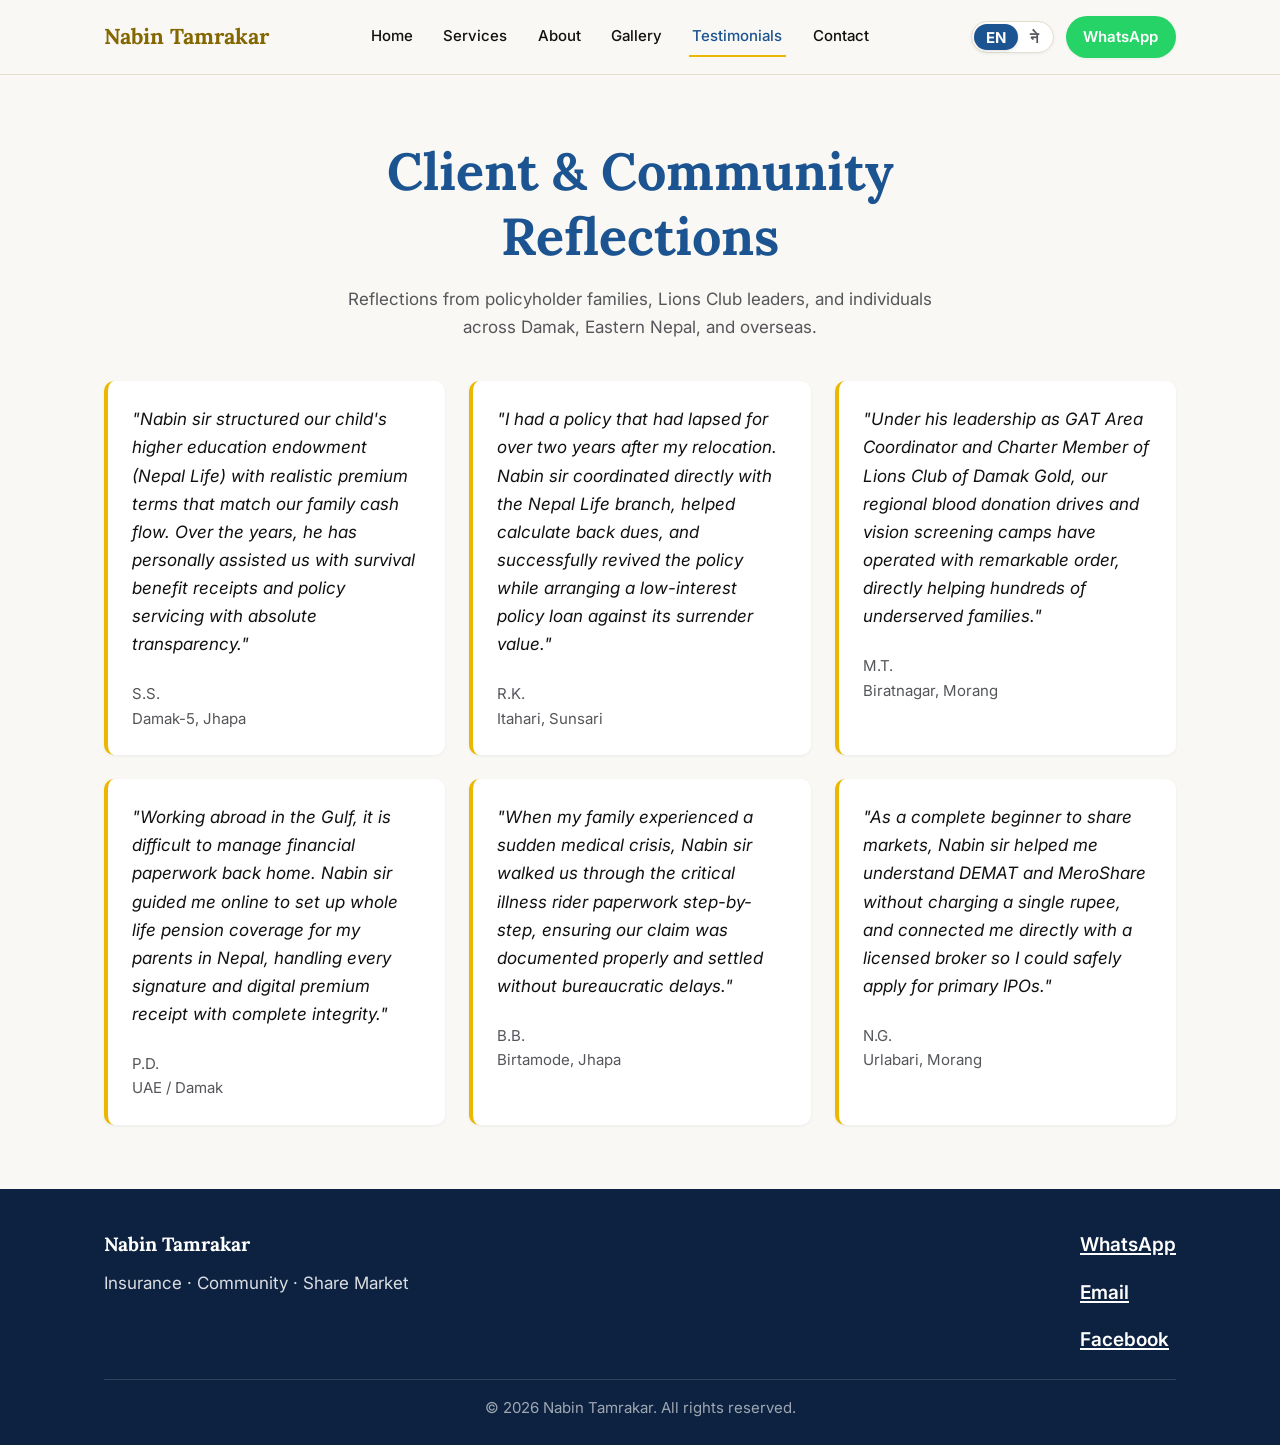
<file: testimonials.html>
<!doctype html>
<html lang="en">
<head>
  <meta charset="UTF-8" />
  <meta name="viewport" content="width=device-width, initial-scale=1.0, viewport-fit=cover" />
  <title>Testimonials | Nabin Tamrakar — Senior Agency Manager, Nepal Life</title>
  <meta name="description" content="Client experiences and reflections from policyholders, Lions Club leaders, and community members guided by Nabin Tamrakar across Eastern Nepal and abroad." />
  <link rel="canonical" href="https://nabintmr.github.io/testimonials.html" />
  <link rel="preconnect" href="https://fonts.googleapis.com">
  <link rel="preconnect" href="https://fonts.gstatic.com" crossorigin>
  <link href="https://fonts.googleapis.com/css2?family=Inter:wght@400;500;600;700&family=Lora:wght@600;700&display=swap" rel="stylesheet">
  <link rel="stylesheet" href="assets/css/tokens.css" />
  <link rel="stylesheet" href="assets/css/base.css" />
  <link rel="stylesheet" href="assets/css/components.css" />
</head>
<body>
  <a href="#main-content" class="skip-link"><span data-lang="en">Skip to main content</span><span data-lang="ne">मुख्य विषयमा जानुहोस्</span></a>

  <nav class="site-nav" aria-label="Primary navigation">
    <div class="container">
      <a href="index.html" class="nav-logo">
        <span data-lang="en">Nabin Tamrakar</span>
        <span data-lang="ne">नविन ताम्राकार</span>
      </a>
      <button class="nav-toggle" aria-label="Open menu" aria-expanded="false">
        <svg viewBox="0 0 24 24" fill="none" stroke="currentColor" stroke-width="2"><path d="M4 6h16M4 12h16M4 18h16"/></svg>
      </button>
      <ul class="nav-links">
        <li><a href="index.html"><span data-lang="en">Home</span><span data-lang="ne">गृहपृष्ठ</span></a></li>
        <li><a href="services.html"><span data-lang="en">Services</span><span data-lang="ne">सेवाहरू</span></a></li>
        <li><a href="about.html"><span data-lang="en">About</span><span data-lang="ne">परिचय</span></a></li>
        <li><a href="gallery.html"><span data-lang="en">Gallery</span><span data-lang="ne">तस्बिरहरू</span></a></li>
        <li><a href="testimonials.html" class="active" aria-current="page"><span data-lang="en">Testimonials</span><span data-lang="ne">प्रतिक्रिया</span></a></li>
        <li><a href="contact.html"><span data-lang="en">Contact</span><span data-lang="ne">सम्पर्क</span></a></li>
      </ul>
      <div class="nav-actions">
        <div class="lang-toggle" role="group" aria-label="Language selection" title="Toggle language (Press 'L')">
          <button type="button" class="lang-btn" data-lang-btn="en" aria-label="Switch to English (Press 'L')">EN</button>
          <button type="button" class="lang-btn" data-lang-btn="ne" aria-label="नेपालीमा हेर्नुहोस् (Press 'L')">ने</button>
        </div>
        <a class="nav-cta" href="https://wa.me/9779842649491" target="_blank" rel="noopener">WhatsApp</a>
      </div>
    </div>
  </nav>

  <main id="main-content">
    <section class="section" style="padding-top: var(--space-5);">
      <div class="container">
        <div class="section-head">
          <h1>
            <span data-lang="en">Client &amp; Community Reflections</span>
            <span data-lang="ne">सेवाग्राही तथा सहकर्मीका अनुभव</span>
          </h1>
          <p>
            <span data-lang="en">Reflections from policyholder families, Lions Club leaders, and individuals across Damak, Eastern Nepal, and overseas.</span>
            <span data-lang="ne">दमक, पूर्वी नेपाल तथा प्रवासमा रहनुभएका बीमित परिवार, लायन्स सहकर्मी र सेवाग्राहीहरूका वास्तविक अनुभव।</span>
          </p>
        </div>
        <div class="grid grid-3">
          <div class="testimonial">
            <p>
              <span data-lang="en">"Nabin sir structured our child's higher education endowment (Nepal Life) with realistic premium terms that match our family cash flow. Over the years, he has personally assisted us with survival benefit receipts and policy servicing with absolute transparency."</span>
              <span data-lang="ne">"नविन सरले हाम्रो पारिवारिक आम्दानी अनुसार बच्चाको उच्च शिक्षा बीमा योजना मिलाइदिनुभयो। वर्षौंदेखि प्रिमियम व्यवस्थापन, बोनस र समयमै आउने आवधिक प्रतिफल (Survival Benefits) मा उहाँले प्रत्यक्ष सहजीकरण गर्दै आउनुभएको छ।"</span>
            </p>
            <div class="testimonial-name">
              <span data-lang="en">S.S.</span>
              <span data-lang="ne">एस. एस.</span>
              <span>
                <span data-lang="en">Damak-5, Jhapa</span>
                <span data-lang="ne">दमक-५, झापा</span>
              </span>
            </div>
          </div>
          <div class="testimonial">
            <p>
              <span data-lang="en">"I had a policy that had lapsed for over two years after my relocation. Nabin sir coordinated directly with the Nepal Life branch, helped calculate back dues, and successfully revived the policy while arranging a low-interest policy loan against its surrender value."</span>
              <span data-lang="ne">"स्थान परिवर्तनका कारण मेरो दुई वर्षदेखि म्याद नाघेको पोलिसी थियो। नविन सरले नेपाल लाइफ शाखामा समन्वय गरी न्यूनतम जरिवानामै पोलिसी पुनः सक्रिय बनाइदिनुभयो र पोलिसी धितोमा सरल कर्जासमेत मिलाइदिनुभयो।"</span>
            </p>
            <div class="testimonial-name">
              <span data-lang="en">R.K.</span>
              <span data-lang="ne">आर. के.</span>
              <span>
                <span data-lang="en">Itahari, Sunsari</span>
                <span data-lang="ne">इटहरी, सुनसरी</span>
              </span>
            </div>
          </div>
          <div class="testimonial">
            <p>
              <span data-lang="en">"Under his leadership as GAT Area Coordinator and Charter Member of Lions Club of Damak Gold, our regional blood donation drives and vision screening camps have operated with remarkable order, directly helping hundreds of underserved families."</span>
              <span data-lang="ne">"GAT Area Coordinator तथा लायन्स क्लब अफ दमक गोल्डको नेतृत्वमा उहाँको संयोजनमा सञ्चालित रक्तदान तथा निःशुल्क आँखा शिविरहरू अत्यन्तै व्यवस्थित भएर वास्तविक खाँचोमा परेका नागरिकहरूसम्म पुगेका छन्।"</span>
            </p>
            <div class="testimonial-name">
              <span data-lang="en">M.T.</span>
              <span data-lang="ne">एम. टी.</span>
              <span>
                <span data-lang="en">Biratnagar, Morang</span>
                <span data-lang="ne">विराटनगर, मोरङ</span>
              </span>
            </div>
          </div>
          <div class="testimonial">
            <p>
              <span data-lang="en">"Working abroad in the Gulf, it is difficult to manage financial paperwork back home. Nabin sir guided me online to set up whole life pension coverage for my parents in Nepal, handling every signature and digital premium receipt with complete integrity."</span>
              <span data-lang="ne">"वैदेशिक रोजगारीका क्रममा खाडीमा रहँदा नेपालमा परिवारको आर्थिक सुरक्षा व्यवस्थापन गर्न गाह्रो हुन्थ्यो। नविन सरले अनलाइनमार्फत नै मेरा आमाबुबाका लागि आजीवन पेन्सन योजना र डिजिटल भुक्तानीको सम्पूर्ण कागजी प्रक्रिया मिलाइदिनुभयो।"</span>
            </p>
            <div class="testimonial-name">
              <span data-lang="en">P.D.</span>
              <span data-lang="ne">पि. डि.</span>
              <span>
                <span data-lang="en">UAE / Damak</span>
                <span data-lang="ne">युएई / दमक</span>
              </span>
            </div>
          </div>
          <div class="testimonial">
            <p>
              <span data-lang="en">"When my family experienced a sudden medical crisis, Nabin sir walked us through the critical illness rider paperwork step-by-step, ensuring our claim was documented properly and settled without bureaucratic delays."</span>
              <span data-lang="ne">"पारिवारिक स्वास्थ्य संकटको समयमा नविन सरले घातक रोग दाबी (Critical Illness Claim) सम्बन्धी कागजात तयार गर्न प्रत्यक्ष साथ दिनुभयो र कुनै झन्झट बिना समयमै दाबी रकम भुक्तानी दिलाउनुभयो।"</span>
            </p>
            <div class="testimonial-name">
              <span data-lang="en">B.B.</span>
              <span data-lang="ne">बि. बि.</span>
              <span>
                <span data-lang="en">Birtamode, Jhapa</span>
                <span data-lang="ne">बिर्तामोड, झापा</span>
              </span>
            </div>
          </div>
          <div class="testimonial">
            <p>
              <span data-lang="en">"As a complete beginner to share markets, Nabin sir helped me understand DEMAT and MeroShare without charging a single rupee, and connected me directly with a licensed broker so I could safely apply for primary IPOs."</span>
              <span data-lang="ne">"सेयर बजारमा नयाँ हुँदा नविन सरले कुनै शुल्क नलिई DEMAT र MeroShare चलाउन सिकाउनुभयो र आधिकारिक ब्रोकर कार्यालयसँग समन्वय गराई सुरक्षित रूपमा प्राथमिक सेयर भर्न सक्षम बनाउनुभयो।"</span>
            </p>
            <div class="testimonial-name">
              <span data-lang="en">N.G.</span>
              <span data-lang="ne">एन. जी.</span>
              <span>
                <span data-lang="en">Urlabari, Morang</span>
                <span data-lang="ne">उर्लाबारी, मोरङ</span>
              </span>
            </div>
          </div>
        </div>
      </div>
    </section>
  </main>

  <footer class="site-footer">
    <div class="container">
      <div class="footer-grid">
        <div>
          <div class="footer-brand">
            <span data-lang="en">Nabin Tamrakar</span>
            <span data-lang="ne">नविन ताम्राकार</span>
          </div>
          <p style="margin-top:0.5rem; max-width:32ch;">
            <span data-lang="en">Insurance · Community · Share Market</span>
            <span data-lang="ne">बीमा · सामाजिक सेवा · सेयर बजार</span>
          </p>
        </div>
        <ul class="contact-list">
          <li><a href="https://wa.me/9779842649491" target="_blank" rel="noopener">WhatsApp</a></li>
          <li><a href="mailto:nabintmr@gmail.com">Email</a></li>
          <li><a href="https://www.facebook.com/nabintmr" target="_blank" rel="noopener">Facebook</a></li>
        </ul>
      </div>
      <div class="footer-bottom">&copy; 2026 Nabin Tamrakar. All rights reserved.</div>
    </div>
  </footer>

  <div class="mobile-cta-bar">
    <a href="https://wa.me/9779842649491" class="btn btn-primary" target="_blank" rel="noopener">
      <span data-lang="en">Message on WhatsApp</span>
      <span data-lang="ne">WhatsApp मा कुरा गर्नुहोस्</span>
    </a>
  </div>

  <script src="assets/js/script.js"></script>
</body>
</html>
</file>
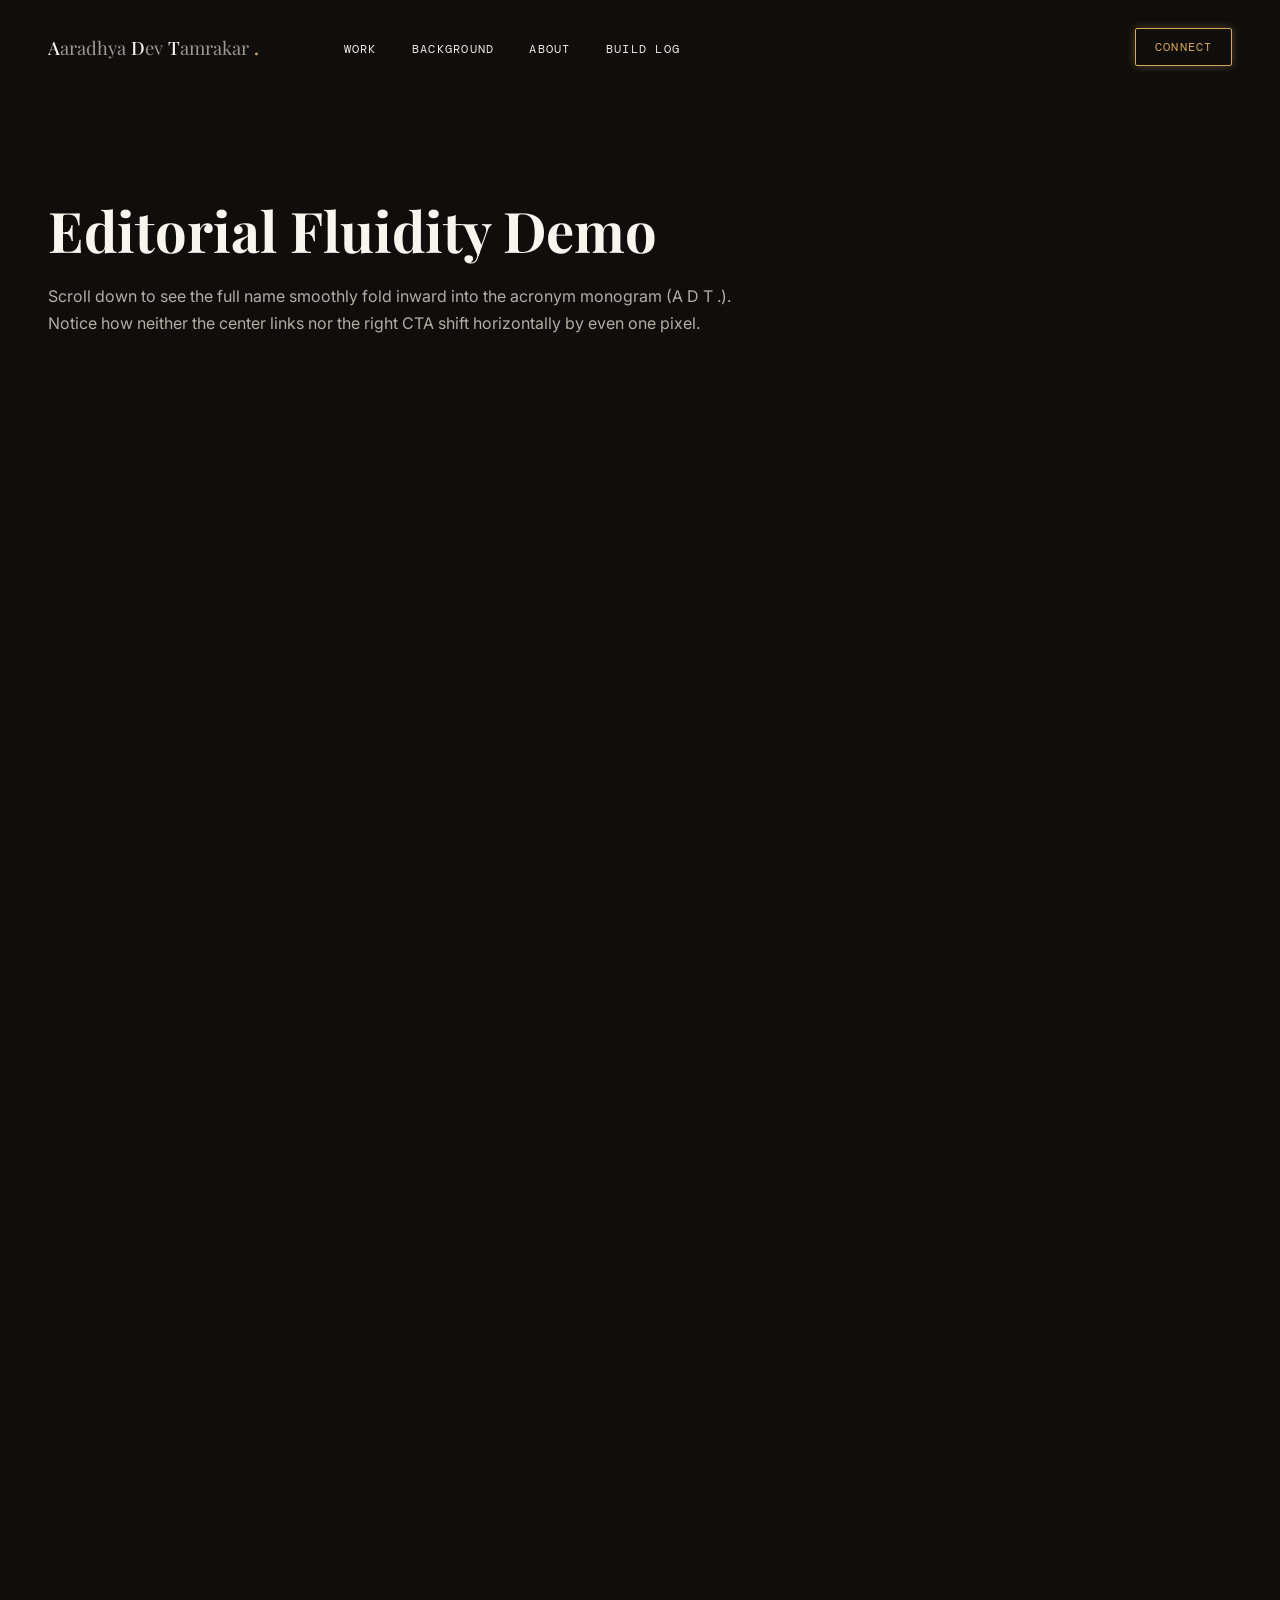
<file: .agent/skills/fluid-wordmark-collapse/examples/vanilla-html-css.html>
<!DOCTYPE html>
<html lang="en">
<head>
  <meta charset="UTF-8">
  <meta name="viewport" content="width=device-width, initial-scale=1.0">
  <title>Fluid Wordmark Collapse Demo</title>
  <link rel="preconnect" href="https://fonts.googleapis.com">
  <link rel="preconnect" href="https://fonts.gstatic.com" crossorigin>
  <link href="https://fonts.googleapis.com/css2?family=DM+Mono:wght@400;500&family=Playfair+Display:ital,wght@0,400..700;1,400&family=Inter:wght@400;500;600&display=swap" rel="stylesheet">
  <style>
    :root {
      --bg: #0f0e0c;
      --bg2: #161513;
      --line: rgba(255, 255, 255, 0.09);
      --text: #eeeae2;
      --muted: #b3ada4;
      --heading: #f8f5ee;
      --accent: #d4a85a;
      --accent-a35: rgba(212, 168, 90, 0.35);
      --serif: "Playfair Display", Georgia, serif;
      --mono: "DM Mono", monospace;
      --sans: "Inter", sans-serif;
    }

    * { box-sizing: border-box; margin: 0; padding: 0; }
    body {
      background: var(--bg);
      color: var(--text);
      font-family: var(--sans);
      min-height: 250vh;
    }

    /* ── 3-Zone Fixed-Slot Navigation ── */
    #nav {
      --nav-logo-slot: 250px;
      --nav-right-slot: max-content;

      position: fixed;
      top: 0; left: 0; right: 0;
      z-index: 100;

      display: grid;
      grid-template-columns: var(--nav-logo-slot) 1fr var(--nav-right-slot);
      column-gap: 1.5rem;
      align-items: center;

      padding: 1.75rem 3rem;
      border-bottom: 1px solid transparent;
      transition: padding 0.45s cubic-bezier(0.16, 1, 0.3, 1),
                  background 0.35s ease,
                  border-color 0.35s ease,
                  box-shadow 0.35s ease;
    }

    #nav.scrolled {
      padding-top: 0.85rem;
      padding-bottom: 0.85rem;
      background: rgba(15, 14, 12, 0.9);
      backdrop-filter: blur(20px);
      border-color: var(--line);
      box-shadow: 0 4px 20px rgba(0, 0, 0, 0.25);
    }

    /* ── Zone 1: Logo & Fluid Wordmark ── */
    .nav-logo {
      width: var(--nav-logo-slot);
      min-width: var(--nav-logo-slot);
      display: inline-flex;
      align-items: center;
      gap: 0.45rem;
      text-decoration: none;
      white-space: nowrap;
    }

    .nav-brand-text {
      display: inline-flex;
      align-items: baseline;
      gap: 0.28em;
      transition: gap 0.45s cubic-bezier(0.16, 1, 0.3, 1);
    }

    .nav-word {
      display: inline-flex;
      align-items: baseline;
    }

    .nav-initial {
      font-family: var(--serif);
      font-size: 1.15rem;
      font-weight: 500;
      color: var(--heading);
      letter-spacing: 0.02em;
      display: inline-block;
    }

    .nav-rest {
      font-family: var(--serif);
      font-size: 1.15rem;
      font-weight: 400;
      color: var(--muted);
      display: inline-block;
      max-width: 140px;
      opacity: 0.88;
      overflow: hidden;
      white-space: nowrap;
      vertical-align: baseline;
      transform: scaleX(1) translateX(0);
      transform-origin: left baseline;
      will-change: max-width, opacity, transform;
      -webkit-backface-visibility: hidden;
      backface-visibility: hidden;
      transition:
        max-width 0.45s cubic-bezier(0.16, 1, 0.3, 1),
        opacity 0.3s cubic-bezier(0.16, 1, 0.3, 1),
        transform 0.4s cubic-bezier(0.16, 1, 0.3, 1);
    }

    .nav-dot {
      color: var(--accent);
      font-family: var(--serif);
      font-size: 1.15rem;
      font-weight: 600;
      display: inline-block;
    }

    #nav.scrolled .nav-rest {
      max-width: 0;
      opacity: 0;
      transform: scaleX(0.75) translateX(-4px);
      pointer-events: none;
    }

    #nav.scrolled .nav-brand-text {
      gap: 0.04em;
    }

    /* Hover Peek */
    @media (hover: hover) {
      #nav.scrolled .nav-logo:hover .nav-rest {
        max-width: 140px;
        opacity: 0.95;
        transform: scaleX(1) translateX(0);
        pointer-events: auto;
      }
      #nav.scrolled .nav-logo:hover .nav-brand-text {
        gap: 0.28em;
      }
    }

    /* ── Zone 2: Navigation Links (Stationary) ── */
    .nav-links {
      display: flex;
      gap: 0.5rem;
      list-style: none;
      margin-left: 0.5rem;
    }

    .nav-links a {
      font-family: var(--mono);
      font-size: 0.78rem;
      letter-spacing: 0.1em;
      text-transform: uppercase;
      color: var(--text);
      text-decoration: none;
      padding: 0.5rem 0.85rem;
      border-radius: 4px;
      transition: color 0.2s, background 0.2s;
    }
    .nav-links a:hover {
      color: var(--heading);
      background: rgba(255, 255, 255, 0.05);
    }

    /* ── Zone 3: Right Controls (Stationary) ── */
    .nav-right {
      display: flex;
      align-items: center;
      gap: 0.65rem;
      justify-self: end;
    }

    .nav-cta {
      font-family: var(--mono);
      font-size: 0.78rem;
      letter-spacing: 0.1em;
      text-transform: uppercase;
      color: var(--accent);
      text-decoration: none;
      border: 1px solid var(--accent);
      padding: 0.5rem 1.15rem;
      height: 38px;
      display: inline-flex;
      align-items: center;
      box-shadow: 0 0 10px var(--accent-a35);
      border-radius: 2px;
    }

    /* Hero section */
    .hero {
      padding: 12rem 3rem 4rem;
      max-width: 800px;
    }
    .hero h1 {
      font-family: var(--serif);
      font-size: 3.5rem;
      margin-bottom: 1rem;
      color: var(--heading);
    }
    .hero p {
      color: var(--muted);
      line-height: 1.7;
    }
  </style>
</head>
<body>

  <nav id="nav" aria-label="Primary navigation">
    <!-- Zone 1: Logo -->
    <a href="#" class="nav-logo" aria-label="Aaradhya Dev Tamrakar">
      <span class="nav-brand-text" aria-hidden="true">
        <span class="nav-word"><span class="nav-initial">A</span><span class="nav-rest">aradhya</span></span>
        <span class="nav-word"><span class="nav-initial">D</span><span class="nav-rest">ev</span></span>
        <span class="nav-word"><span class="nav-initial">T</span><span class="nav-rest">amrakar</span></span>
        <span class="nav-dot">.</span>
      </span>
    </a>

    <!-- Zone 2: Navigation Links -->
    <ul class="nav-links">
      <li><a href="#work">Work</a></li>
      <li><a href="#background">Background</a></li>
      <li><a href="#about">About</a></li>
      <li><a href="#build-log">Build Log</a></li>
    </ul>

    <!-- Zone 3: Utility Controls -->
    <div class="nav-right">
      <a href="#contact" class="nav-cta">Connect</a>
    </div>
  </nav>

  <main class="hero">
    <h1>Editorial Fluidity Demo</h1>
    <p>Scroll down to see the full name smoothly fold inward into the acronym monogram (A D T .). Notice how neither the center links nor the right CTA shift horizontally by even one pixel.</p>
  </main>

  <script>
    const nav = document.getElementById('nav');
    let ticking = false;
    window.addEventListener('scroll', () => {
      if (!ticking) {
        requestAnimationFrame(() => {
          nav.classList.toggle('scrolled', window.scrollY > 50);
          ticking = false;
        });
        ticking = true;
      }
    }, { passive: true });
  </script>
</body>
</html>
</file>
<file: assets/css/tokens.css>
:root {
  /* Color — exact brand colors, verified:
     Nepal Life Insurance: Matisse blue #1b5490, Cod Gray #111111 (Brandfetch)
     Lions Clubs International: Yellow #ebb700, Blue #00338d, Dark Blue #0d2240
     (official LCI brand guidelines). Gold-text is a darker same-hue variant
     for WCAG-AA text contrast; the exact brand yellow fails as text-on-paper. */
  --color-navy: #1b5490;
  --color-navy-dark: #0d2240;
  --color-gold: #ebb700;
  --color-gold-light: #f4d668;
  --color-gold-text: #846700; /* WCAG-AA-safe variant of Lions yellow for text on light backgrounds */
  --color-paper: #FAF8F4;
  --color-paper-alt: #F1ECE1;
  --color-ink: #111111;
  --color-ink-soft: #55565a;
  --color-sage: #5C7A5C;
  --color-border: #E3DDCC;
  --color-white: #FFFFFF;
  --color-whatsapp: #25D366;

  /* Type */
  --font-display: 'Lora', Georgia, serif;
  --font-body: 'Inter', -apple-system, BlinkMacSystemFont, 'Segoe UI', sans-serif;

  --fs-body: 1.0625rem;      /* 17px base, generous */
  --fs-body-lg: 1.1875rem;
  --fs-small: 0.9375rem;
  --fs-h1: clamp(2rem, 5vw + 1rem, 3.25rem);
  --fs-h2: clamp(1.6rem, 3vw + 1rem, 2.25rem);
  --fs-h3: clamp(1.2rem, 2vw + 1rem, 1.5rem);
  --lh-body: 1.65;
  --lh-heading: 1.25;

  /* Spacing */
  --space-1: 0.5rem;
  --space-2: 1rem;
  --space-3: 1.5rem;
  --space-4: 2.5rem;
  --space-5: 4rem;
  --space-6: 6rem;

  /* Layout */
  --content-width: 1120px;
  --radius: 10px;
  --radius-lg: 16px;
  --shadow-sm: 0 1px 3px rgba(27, 84, 144, 0.08);
  --shadow-md: 0 4px 16px rgba(27, 84, 144, 0.10);
  --shadow-lg: 0 12px 32px rgba(27, 84, 144, 0.14);

  /* Motion */
  --ease: cubic-bezier(0.4, 0, 0.2, 1);
  --dur: 0.2s;
}

@media (prefers-reduced-motion: reduce) {
  *, *::before, *::after {
    animation-duration: 0.01ms !important;
    animation-iteration-count: 1 !important;
    transition-duration: 0.01ms !important;
    scroll-behavior: auto !important;
  }
}
</file>
<file: assets/css/base.css>
*, *::before, *::after { box-sizing: border-box; }
html { scroll-behavior: smooth; -webkit-text-size-adjust: 100%; overflow-x: clip; }

body {
  margin: 0;
  font-family: var(--font-body);
  font-size: var(--fs-body);
  line-height: var(--lh-body);
  color: var(--color-ink);
  background: var(--color-paper);
  -webkit-font-smoothing: antialiased;
  overflow-x: clip;
}

img, svg { max-width: 100%; display: block; }

h1, h2, h3, h4 {
  font-family: var(--font-display);
  line-height: var(--lh-heading);
  color: var(--color-navy);
  margin: 0 0 var(--space-2);
  font-weight: 700;
}
h1 { font-size: var(--fs-h1); }
h2 { font-size: var(--fs-h2); }
h3 { font-size: var(--fs-h3); }

p { margin: 0 0 var(--space-3); }
a { color: var(--color-navy); text-decoration-thickness: 1.5px; text-underline-offset: 2px; }
a:focus-visible, button:focus-visible, [tabindex]:focus-visible {
  outline: 3px solid var(--color-gold);
  outline-offset: 2px;
}

ul { padding-left: 1.2em; }

.container {
  max-width: var(--content-width);
  margin: 0 auto;
  padding: 0 var(--space-3);
}

.visually-hidden {
  position: absolute; width: 1px; height: 1px;
  padding: 0; margin: -1px; overflow: hidden;
  clip: rect(0,0,0,0); white-space: nowrap; border: 0;
}

.skip-link {
  position: absolute; left: 0; top: -60px;
  background: var(--color-navy); color: #fff;
  padding: var(--space-1) var(--space-2);
  z-index: 1000; border-radius: 0 0 8px 0;
  transition: top var(--dur) var(--ease);
}
.skip-link:focus { top: 0; }
</file>
<file: assets/css/components.css>
/* ---------- Nav (Mobile-First) ---------- */
.site-nav {
  position: sticky; top: 0; z-index: 100;
  background: rgba(250, 248, 244, 0.94);
  backdrop-filter: blur(8px);
  border-bottom: 1px solid var(--color-border);
}
.site-nav .container {
  display: flex; align-items: center; justify-content: space-between;
  padding-top: var(--space-2); padding-bottom: var(--space-2);
  gap: var(--space-2);
}
.nav-logo {
  font-family: var(--font-display);
  font-weight: 700; font-size: 1.35rem;
  color: var(--color-navy); text-decoration: none;
  display: flex; align-items: center; gap: 0.5rem;
  order: 1;
}
.nav-logo span { color: var(--color-gold-text); }

/* Mobile default: collapsible drawer */
.nav-links {
  list-style: none;
  display: none;
  position: absolute; left: 0; right: 0; top: 100%;
  background: var(--color-paper);
  flex-direction: column; gap: 0;
  margin: 0; padding: 0;
  border-bottom: 1px solid var(--color-border);
  box-shadow: var(--shadow-md);
}
.nav-links.open { display: flex; }
.nav-links li { width: 100%; }
.nav-links a {
  display: block;
  text-decoration: none; color: var(--color-ink);
  font-weight: 500; font-size: var(--fs-small);
  padding: var(--space-2) var(--space-3);
  border-bottom: 2px solid transparent;
  transition: border-color var(--dur) var(--ease), color var(--dur) var(--ease);
}
.nav-links a:hover, .nav-links a.active { color: var(--color-navy); border-color: var(--color-gold); }

.nav-toggle {
  display: inline-flex; align-items: center; justify-content: center;
  width: 44px; height: 44px; border: none; background: none;
  cursor: pointer; color: var(--color-navy);
  order: 3; flex-shrink: 0;
}
.nav-toggle svg { width: 26px; height: 26px; }

.nav-actions {
  display: flex; align-items: center; gap: 0.75rem;
  order: 2; margin-left: auto;
}
/* Hidden on mobile because .mobile-cta-bar provides sticky bottom WhatsApp CTA */
.nav-cta {
  display: none; align-items: center; gap: 0.4rem;
  background: var(--color-whatsapp); color: #fff;
  padding: 0.55rem 1.1rem; border-radius: 999px;
  font-weight: 600; font-size: var(--fs-small);
  text-decoration: none; white-space: nowrap;
  box-shadow: var(--shadow-sm);
  transition: transform var(--dur) var(--ease), box-shadow var(--dur) var(--ease);
}
.nav-cta:hover { transform: translateY(-1px); box-shadow: var(--shadow-md); }

@media (min-width: 781px) {
  .nav-toggle { display: none; }
  .nav-links {
    display: flex;
    position: static;
    background: transparent;
    flex-direction: row;
    gap: var(--space-3);
    flex-wrap: wrap;
    border-bottom: none;
    box-shadow: none;
    order: 2;
  }
  .nav-links li { width: auto; }
  .nav-links a {
    display: inline-block;
    padding: 0.4rem 0.2rem;
  }
  .nav-actions {
    order: 3;
    margin-left: 0;
  }
  .nav-cta { display: inline-flex; }
}

/* ---------- Buttons ---------- */
.btn {
  display: inline-flex; align-items: center; justify-content: center; gap: 0.5rem;
  padding: 0.85rem 1.6rem; border-radius: 999px;
  font-weight: 600; font-size: var(--fs-body);
  text-decoration: none; cursor: pointer; border: 2px solid transparent;
  min-height: 48px;
  transition: transform var(--dur) var(--ease), box-shadow var(--dur) var(--ease), background var(--dur) var(--ease);
}
.btn-primary { background: var(--color-whatsapp); color: #fff; box-shadow: var(--shadow-sm); }
.btn-primary:hover { transform: translateY(-2px); box-shadow: var(--shadow-md); }
.btn-outline { background: transparent; border-color: var(--color-navy); color: var(--color-navy); }
.btn-outline:hover { background: var(--color-navy); color: #fff; }

/* ---------- Hero & About Split Lead (Mobile-First) ---------- */
.hero {
  padding: var(--space-6) 0 var(--space-5);
  background: linear-gradient(180deg, var(--color-paper-alt) 0%, var(--color-paper) 100%);
}
.hero .container {
  display: grid; gap: var(--space-4);
  grid-template-columns: 1fr;
  align-items: center;
}
.about-lead-grid {
  display: grid; gap: var(--space-4);
  grid-template-columns: 1fr;
  align-items: start;
}
.hero-eyebrow {
  display: inline-block; font-size: var(--fs-small); font-weight: 700;
  letter-spacing: 0.04em; text-transform: uppercase; color: var(--color-gold-text);
  margin-bottom: var(--space-1);
}
.hero-desc { font-size: var(--fs-body-lg); color: var(--color-ink-soft); max-width: 46ch; }
.hero-actions { display: flex; gap: var(--space-2); flex-wrap: wrap; margin-top: var(--space-3); }
.hero-photo {
  border-radius: var(--radius-lg); overflow: hidden; box-shadow: var(--shadow-lg);
  aspect-ratio: 4/5; background: var(--color-paper-alt);
  max-width: 320px; width: 100%; margin: 0 auto;
}
.hero-photo img { width: 100%; height: 100%; object-fit: cover; }

@media (min-width: 861px) {
  .hero .container { grid-template-columns: 1.1fr 0.9fr; }
  .about-lead-grid { grid-template-columns: 1fr 1.3fr; }
  .hero-photo { max-width: none; margin: 0; }
}

/* ---------- Trust strip (signature element) ---------- */
.trust-strip { background: var(--color-navy); padding: var(--space-3) 0; }
.trust-strip .container {
  display: flex; flex-wrap: wrap; gap: var(--space-3);
  justify-content: center; align-items: center;
}
.trust-chip {
  display: flex; align-items: center; gap: 0.6rem;
  color: #fff; font-size: var(--fs-small); font-weight: 600;
  text-decoration: none;
  transition: opacity var(--dur) var(--ease), transform var(--dur) var(--ease);
}
a.trust-chip:hover {
  opacity: 0.92;
  transform: translateY(-1px);
}
.trust-chip .chip-icon {
  width: 34px; height: 34px; border-radius: 50%;
  background: rgba(255,255,255,0.12); display: flex; align-items: center; justify-content: center;
  color: var(--color-gold-light); flex-shrink: 0;
}
.trust-chip .chip-icon svg { width: 18px; height: 18px; }

/* ---------- Sections ---------- */
.section { padding: var(--space-5) 0; }
.section-alt { background: var(--color-paper-alt); }
.section-head { text-align: center; max-width: 640px; margin: 0 auto var(--space-4); }
.section-head p { color: var(--color-ink-soft); }

/* ---------- Card grid & Container-Aware Service Cards ---------- */
.grid { display: grid; gap: var(--space-3); }
.grid-3, .grid-2 { grid-template-columns: 1fr; }

@media (min-width: 861px) {
  .grid-2 { grid-template-columns: repeat(2, 1fr); }
  .grid-3 { grid-template-columns: repeat(3, 1fr); }
}

.card {
  background: #fff; border: 1px solid var(--color-border);
  border-radius: var(--radius-lg); padding: var(--space-3);
  box-shadow: var(--shadow-sm);
  transition: transform var(--dur) var(--ease), box-shadow var(--dur) var(--ease), border-color var(--dur) var(--ease);
}
.card:hover {
  box-shadow: var(--shadow-md);
  border-color: rgba(27, 84, 144, 0.2);
}
.card-link {
  display: inline-flex;
  align-items: center;
  gap: 0.35rem;
  margin-top: var(--space-2);
  font-size: var(--fs-small);
  font-weight: 600;
  color: var(--color-navy);
  text-decoration: none;
}
.card-link:hover {
  color: var(--color-gold-text);
  text-decoration: underline;
}
.card-link svg {
  width: 14px;
  height: 14px;
  transition: transform var(--dur) var(--ease);
}
.card-link:hover svg {
  transform: translateX(3px);
}
.card-icon {
  width: 52px; height: 52px; border-radius: 12px;
  background: var(--color-paper-alt); color: var(--color-navy);
  display: flex; align-items: center; justify-content: center;
  margin-bottom: var(--space-2);
  flex-shrink: 0;
}
.card-icon svg { width: 26px; height: 26px; }
.card h3 { margin-bottom: 0.4rem; }
.card p { color: var(--color-ink-soft); margin-bottom: 0; }


/* Size-aware service cards (Mobile-First + @container query) */
.service-card-list {
  gap: var(--space-4);
  container-type: inline-size;
}
.service-card {
  display: grid;
  grid-template-columns: 1fr;
  gap: var(--space-2);
  align-items: start;
}
.service-card .card-icon { margin-bottom: 0; }
.service-list {
  margin-top: var(--space-2);
  color: var(--color-ink-soft);
  display: flex;
  flex-direction: column;
  gap: 0.35rem;
}

@media (min-width: 540px) {
  .service-card {
    grid-template-columns: 60px 1fr;
    gap: var(--space-3);
  }
}

@supports (container-type: inline-size) {
  @media (min-width: 540px) {
    .service-card {
      grid-template-columns: 1fr;
      gap: var(--space-2);
    }
  }
  @container (min-width: 480px) {
    .service-card {
      grid-template-columns: 60px 1fr;
      gap: var(--space-3);
    }
  }
}

/* ---------- Testimonial ---------- */
.testimonial {
  background: #fff; border-left: 4px solid var(--color-gold);
  border-radius: var(--radius); padding: var(--space-3);
  box-shadow: var(--shadow-sm);
}
.testimonial p { font-style: italic; color: var(--color-ink); }
.testimonial-name { font-weight: 700; color: var(--color-navy); font-style: normal; margin-top: var(--space-1); }
.testimonial-name span { display: block; font-weight: 400; font-size: var(--fs-small); color: var(--color-ink-soft); }

/* ---------- Gallery (Mobile-First) ---------- */
.gallery-grid {
  display: grid; gap: var(--space-2);
  grid-template-columns: repeat(2, 1fr);
}
.gallery-grid img, .gallery-grid .gallery-ph {
  border-radius: var(--radius); aspect-ratio: 1/1; object-fit: cover;
  width: 100%; box-shadow: var(--shadow-sm);
}
.gallery-ph {
  display: flex; align-items: center; justify-content: center;
  background: var(--color-paper-alt); color: var(--color-ink-soft); font-size: var(--fs-small);
}
@media (min-width: 641px) {
  .gallery-grid { grid-template-columns: repeat(3, 1fr); }
}

/* ---------- Contact (Mobile-First) ---------- */
.contact-grid { display: grid; gap: var(--space-4); grid-template-columns: 1fr; }
@media (min-width: 861px) {
  .contact-grid { grid-template-columns: 1fr 1fr; }
}
.contact-list { list-style: none; padding: 0; margin: 0; display: flex; flex-direction: column; gap: var(--space-2); }
.contact-list li { display: flex; align-items: center; gap: var(--space-2); font-size: var(--fs-body-lg); }
.contact-list .chip-icon {
  width: 44px; height: 44px; border-radius: 12px; flex-shrink: 0;
  background: var(--color-paper-alt); color: var(--color-navy);
  display: flex; align-items: center; justify-content: center;
}
.contact-list a { font-weight: 600; overflow-wrap: anywhere; }

form.contact-form { display: flex; flex-direction: column; gap: var(--space-2); position: relative; }
.contact-form label { font-weight: 600; font-size: var(--fs-small); margin-bottom: 0.3rem; display: block; }
.contact-form input, .contact-form textarea {
  width: 100%; font: inherit; padding: 0.8rem 1rem;
  border: 1.5px solid var(--color-border); border-radius: var(--radius);
  background: #fff; color: var(--color-ink);
  transition: border-color var(--dur) var(--ease), box-shadow var(--dur) var(--ease);
}
.contact-form input:focus, .contact-form textarea:focus {
  outline: none; border-color: var(--color-navy);
  box-shadow: 0 0 0 3px rgba(27, 84, 144, 0.12);
}
.contact-form button:disabled {
  opacity: 0.7;
  cursor: not-allowed;
  transform: none !important;
}

.form-status { margin-top: 0.5rem; }
.form-status:empty { display: none; }
.form-status-badge {
  padding: 0.85rem 1.15rem;
  border-radius: var(--radius);
  font-size: var(--fs-small);
  line-height: 1.5;
  display: flex;
  align-items: flex-start;
  gap: 0.6rem;
  animation: formBadgeFadeIn 0.25s ease-out;
}
.form-status-badge.success {
  background: #e8f5e9;
  border: 1.5px solid #25D366;
  color: #1b5e20;
}
.form-status-badge.error {
  background: #fde8e8;
  border: 1.5px solid #e02424;
  color: #9b1c1c;
}
.form-status-badge.warning {
  background: #fef9c3;
  border: 1.5px solid #ca8a04;
  color: #713f12;
}
@keyframes formBadgeFadeIn {
  from { opacity: 0; transform: translateY(-4px); }
  to { opacity: 1; transform: translateY(0); }
}

/* ---------- Footer ---------- */
.site-footer { background: var(--color-navy-dark); color: rgba(255,255,255,0.85); padding: var(--space-4) 0 var(--space-3); }
.site-footer a { color: #fff; }
.footer-grid { display: flex; flex-wrap: wrap; justify-content: space-between; gap: var(--space-3); margin-bottom: var(--space-3); }
.footer-brand { font-family: var(--font-display); font-size: 1.2rem; color: #fff; font-weight: 700; }
.footer-bottom {
  border-top: 1px solid rgba(255,255,255,0.15); padding-top: var(--space-2);
  font-size: var(--fs-small); text-align: center; color: rgba(255,255,255,0.6);
}

/* ---------- Sticky mobile WhatsApp bar (Mobile-First + Safe Area Insets) ---------- */
body {
  padding-bottom: calc(76px + env(safe-area-inset-bottom, 0px));
}
.mobile-cta-bar {
  display: block;
  position: fixed; bottom: 0; left: 0; right: 0; z-index: 200;
  background: #fff; border-top: 1px solid var(--color-border);
  padding: var(--space-1) var(--space-2) calc(var(--space-1) + env(safe-area-inset-bottom, 0px));
  box-shadow: 0 -4px 16px rgba(0,0,0,0.08);
}
.mobile-cta-bar .btn { width: 100%; }
@media (min-width: 781px) {
  .mobile-cta-bar { display: none; }
  body { padding-bottom: 0; }
}

/* ---------- Lang toggle ---------- */
.lang-toggle {
  display: inline-flex;
  align-items: center;
  border: 1.5px solid var(--color-border);
  border-radius: 999px;
  background: #ffffff;
  padding: 2px;
  position: relative;
  z-index: 10;
  box-shadow: var(--shadow-sm);
  cursor: pointer;
}
.lang-toggle button,
.lang-toggle .lang-btn {
  display: inline-flex !important;
  align-items: center;
  justify-content: center;
  border: none;
  background: transparent;
  color: var(--color-ink-soft);
  padding: 0.35rem 0.75rem;
  border-radius: 999px;
  font-family: inherit;
  font-size: var(--fs-small);
  font-weight: 700;
  line-height: 1;
  cursor: pointer;
  user-select: none;
  -webkit-user-select: none;
  transition: background var(--dur) var(--ease), color var(--dur) var(--ease), box-shadow var(--dur) var(--ease);
}
.lang-toggle button:hover,
.lang-toggle .lang-btn:hover {
  background: var(--color-paper-alt);
  color: var(--color-navy);
}
.lang-toggle button.active,
.lang-toggle .lang-btn.active {
  background: var(--color-navy);
  color: #ffffff;
  box-shadow: 0 1px 3px rgba(0, 0, 0, 0.14);
}

/* Bilingual text switching (scoped strictly to translatable spans, never hiding buttons) */
span[data-lang="ne"] { display: none; }
html[lang="ne"] span[data-lang="en"] { display: none; }
html[lang="ne"] span[data-lang="ne"] { display: inline; }
html[lang="ne"] span[data-lang="ne"].block { display: block; }

/* ---------- Verified Credential Banner & Modal Dialog (Mobile-First) ---------- */
.credential-banner {
  background: var(--color-paper-alt);
  border: 1px solid var(--color-border);
  border-left: 4px solid var(--color-navy);
  border-radius: var(--radius);
  padding: var(--space-3);
  display: flex;
  flex-direction: column;
  align-items: stretch;
  justify-content: space-between;
  gap: var(--space-3);
  box-shadow: var(--shadow-sm);
  margin-top: var(--space-4);
}
.credential-info {
  display: flex;
  align-items: flex-start;
  gap: var(--space-2);
}
.credential-badge-icon {
  width: 44px;
  height: 44px;
  border-radius: 50%;
  background: rgba(15, 30, 54, 0.08);
  color: var(--color-navy);
  display: flex;
  align-items: center;
  justify-content: center;
  flex-shrink: 0;
}
.credential-badge-icon svg {
  width: 24px;
  height: 24px;
}
.credential-title {
  font-weight: 700;
  font-size: var(--fs-body-lg);
  color: var(--color-navy);
  margin-bottom: 0.2rem;
}
.credential-sub {
  font-size: var(--fs-small);
  color: var(--color-ink-soft);
  line-height: 1.4;
}
.credential-sub strong {
  color: var(--color-ink);
}
.credential-action {
  flex-shrink: 0;
}
.credential-action .btn {
  width: 100%;
}
@media (min-width: 681px) {
  .credential-banner {
    flex-direction: row;
    align-items: center;
  }
  .credential-action .btn {
    width: auto;
  }
}

/* Native Dialog Modal (Baseline widely available) */
dialog.license-dialog {
  border: none;
  border-radius: var(--radius-lg);
  padding: 0;
  max-width: 680px;
  width: calc(100% - 2rem);
  box-shadow: var(--shadow-lg);
  background: #fff;
  color: var(--color-ink);
  overflow: hidden;
}
dialog.license-dialog::backdrop {
  background: rgba(15, 30, 54, 0.65);
  backdrop-filter: blur(4px);
}
.dialog-content {
  padding: var(--space-3);
  max-height: 85vh;
  max-height: 85dvh;
  overflow-y: auto;
}
.dialog-header {
  display: flex;
  align-items: center;
  justify-content: space-between;
  border-bottom: 1px solid var(--color-border);
  padding-bottom: var(--space-2);
  margin-bottom: var(--space-2);
}
.dialog-header h3 {
  font-size: 1.25rem;
  color: var(--color-navy);
  margin: 0;
}
.dialog-close-btn {
  background: none;
  border: none;
  width: 36px;
  height: 36px;
  border-radius: 50%;
  display: flex;
  align-items: center;
  justify-content: center;
  cursor: pointer;
  color: var(--color-ink-soft);
  font-size: 1.25rem;
  transition: background var(--dur) var(--ease), color var(--dur) var(--ease);
}
.dialog-close-btn:hover {
  background: var(--color-paper-alt);
  color: var(--color-ink);
}
.license-meta-table {
  width: 100%;
  border-collapse: collapse;
  font-size: var(--fs-small);
  margin-top: var(--space-2);
  margin-bottom: var(--space-3);
}
.license-meta-table th,
.license-meta-table td {
  padding: 0.6rem 0.75rem;
  text-align: left;
  border-bottom: 1px solid var(--color-border);
  vertical-align: top;
  overflow-wrap: anywhere;
}
.license-meta-table th {
  background: var(--color-paper-alt);
  color: var(--color-navy);
  font-weight: 600;
  width: 35%;
}
.license-image-wrap {
  position: relative;
  margin: var(--space-2) 0 var(--space-3);
  border: 1px solid var(--color-border);
  border-radius: var(--radius);
  overflow: hidden;
  background: var(--color-paper-alt);
  box-shadow: var(--shadow-sm);
  user-select: none;
  -webkit-user-select: none;
  -moz-user-select: none;
  -ms-user-select: none;
}
.license-image-wrap img {
  display: block;
  width: 100%;
  height: auto;
  pointer-events: none;
  -webkit-touch-callout: none;
}
.license-view-guard {
  position: absolute;
  inset: 0;
  z-index: 5;
  background: transparent;
  display: flex;
  align-items: center;
  justify-content: center;
  pointer-events: auto;
}
.license-watermark {
  font-family: var(--font-display);
  font-size: clamp(1.1rem, 4vw, 2.4rem);
  font-weight: 700;
  color: rgba(27, 84, 144, 0.14);
  text-transform: uppercase;
  letter-spacing: 0.15em;
  transform: rotate(-30deg);
  pointer-events: none;
  user-select: none;
  white-space: nowrap;
}
.dialog-actions {
  display: flex;
  gap: var(--space-2);
  flex-wrap: wrap;
  justify-content: flex-end;
  border-top: 1px solid var(--color-border);
  padding-top: var(--space-2);
  margin-top: var(--space-2);
}
</file>
